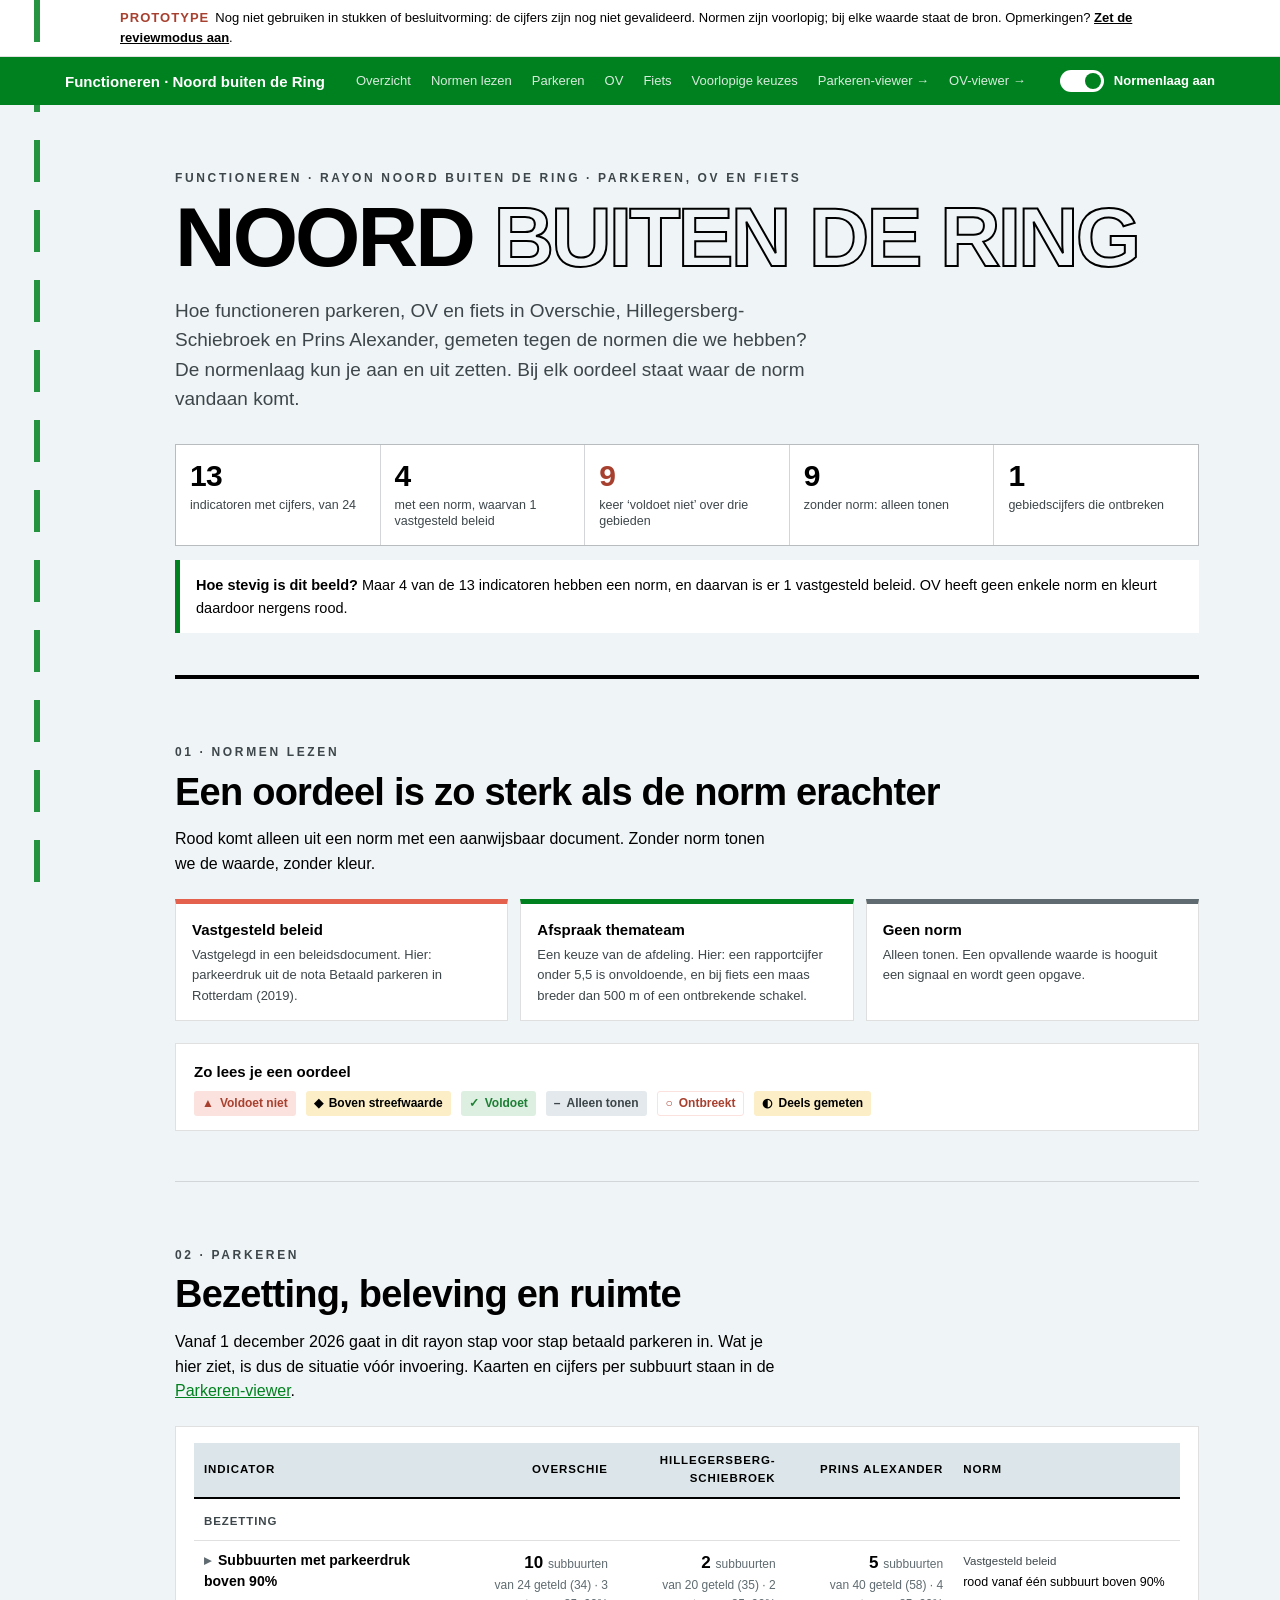
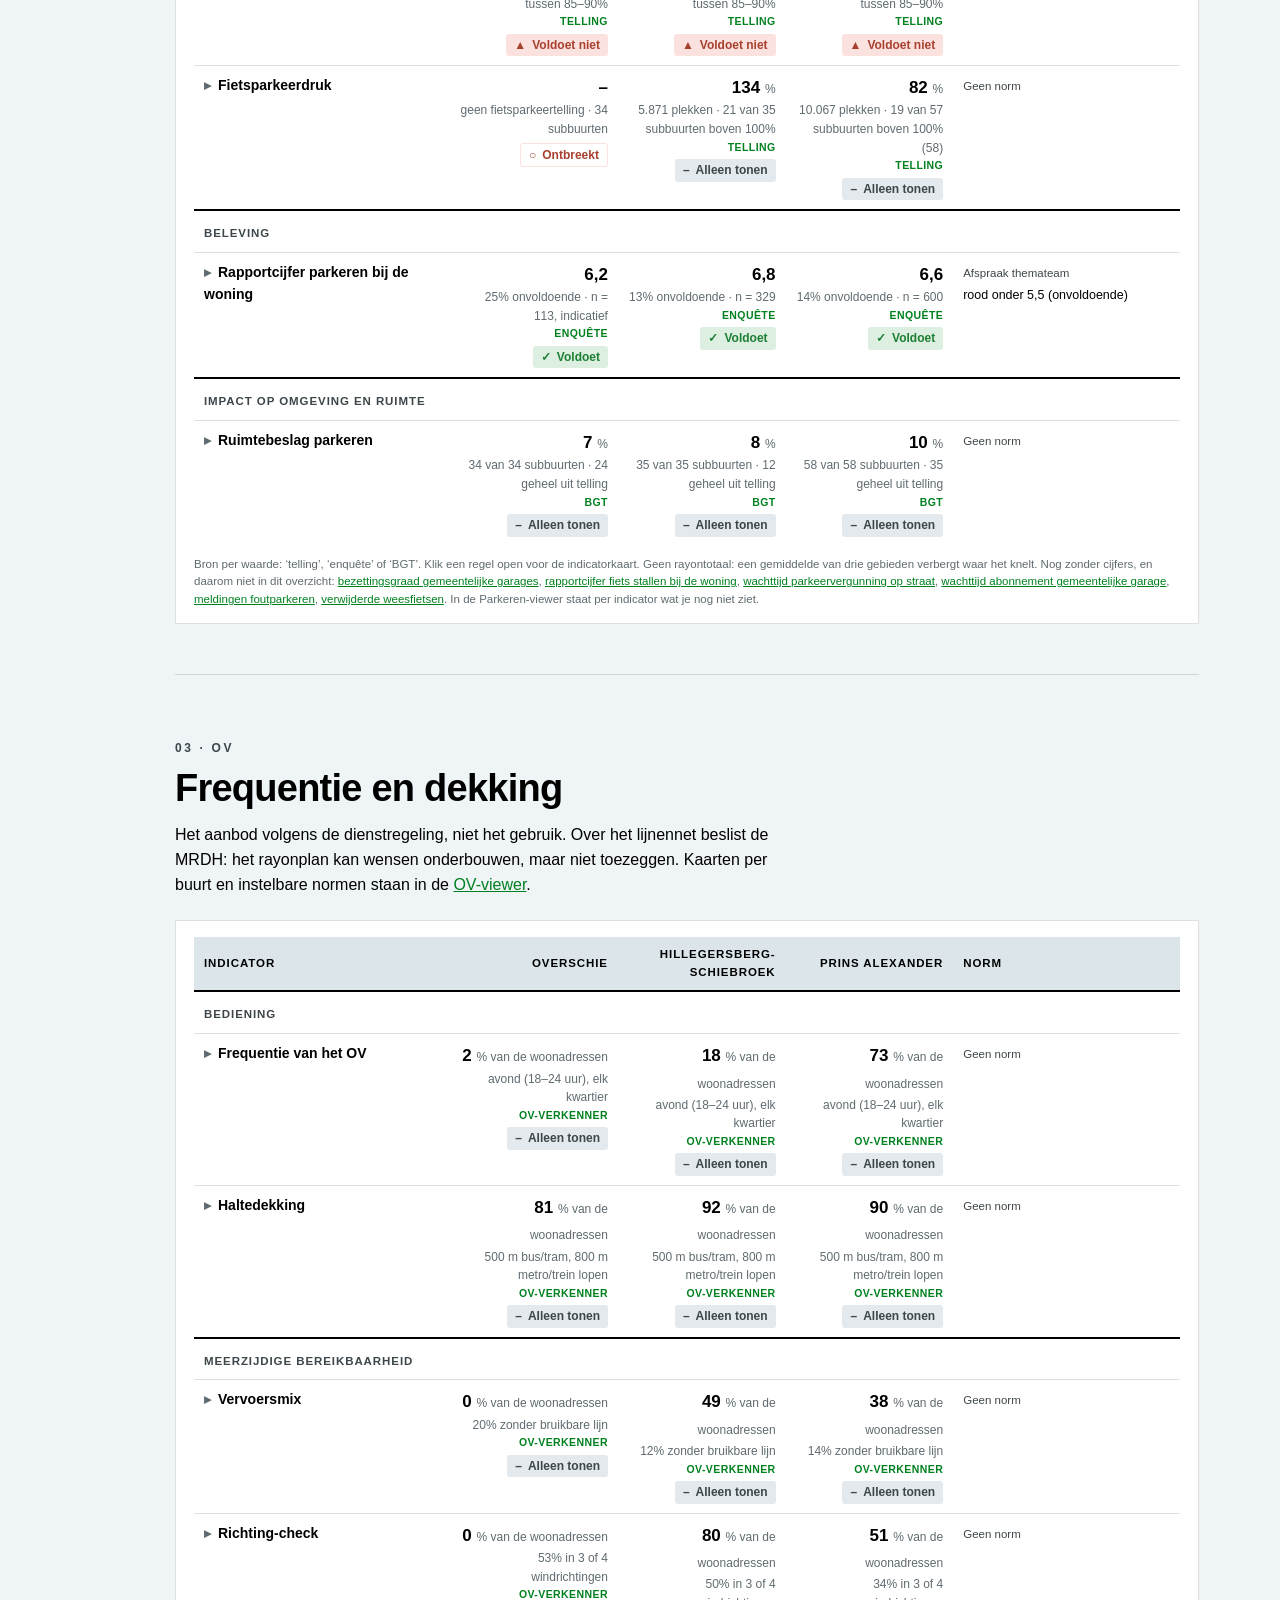
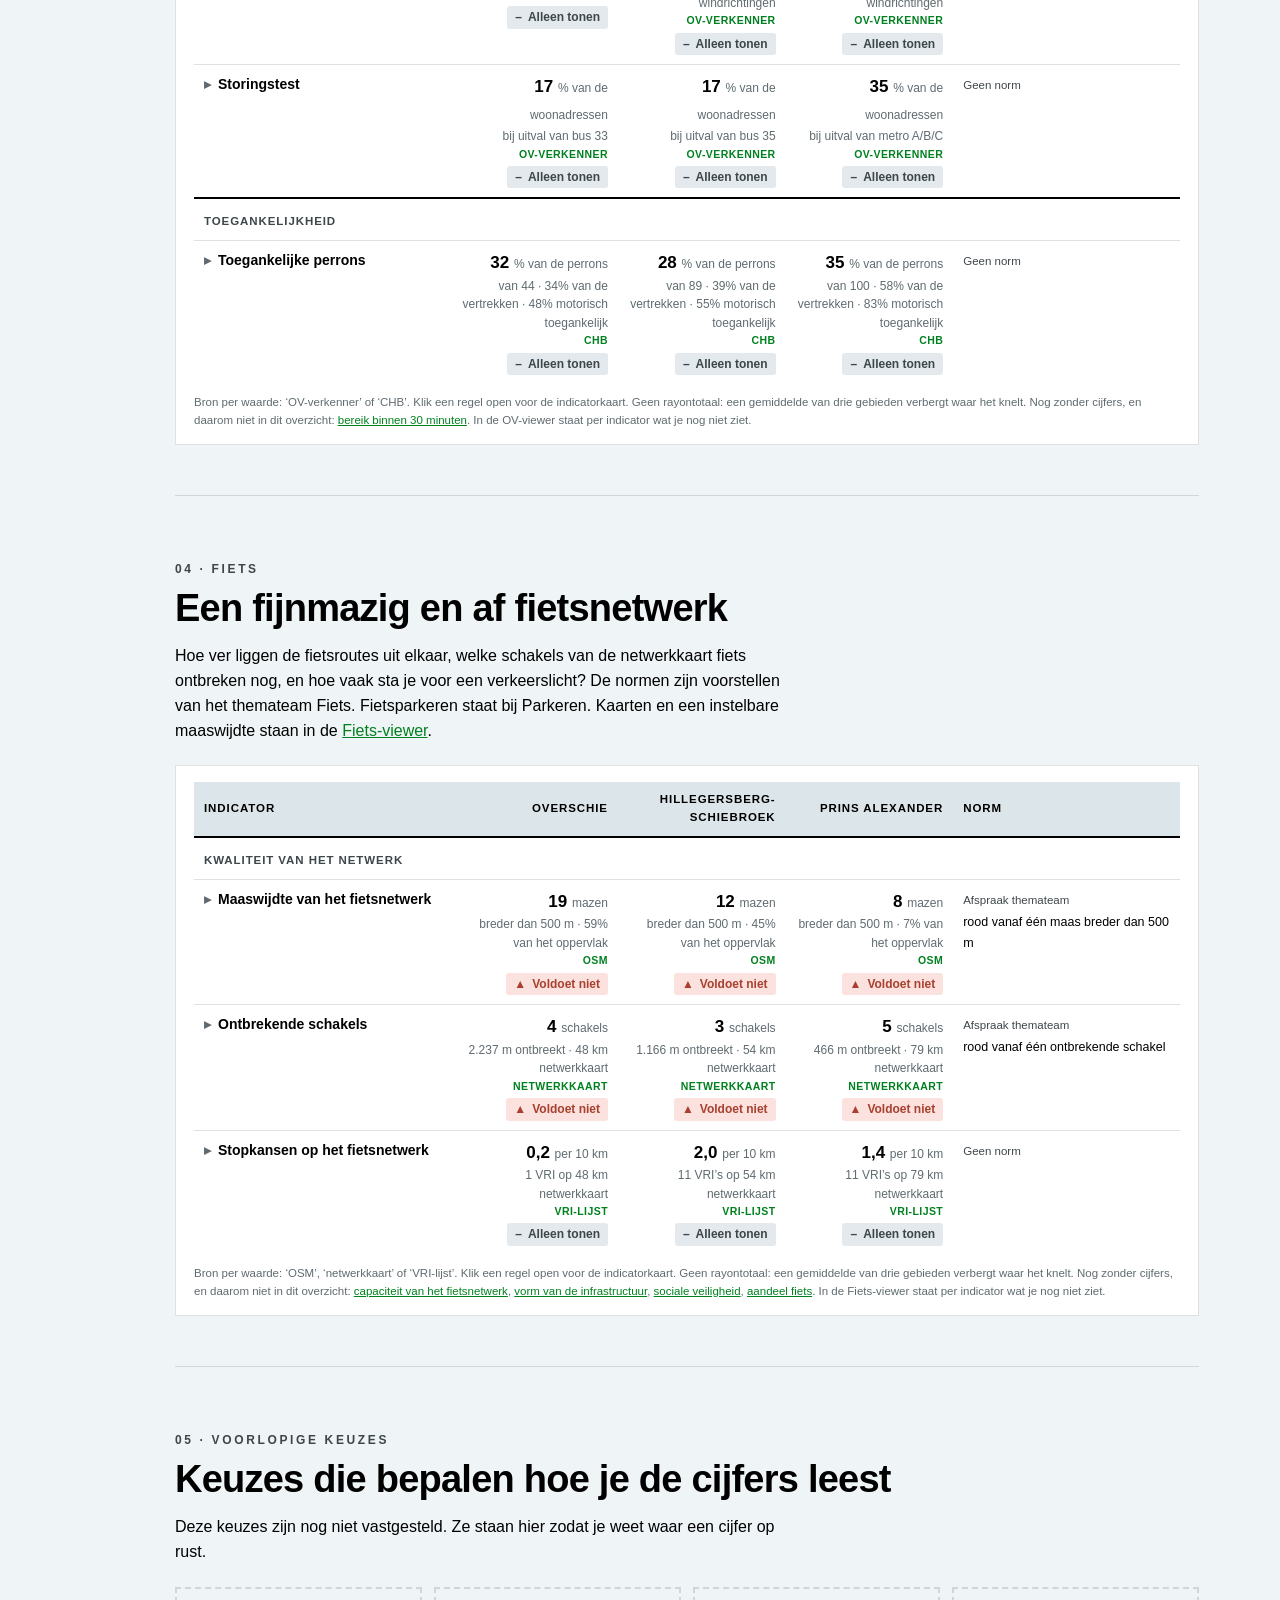
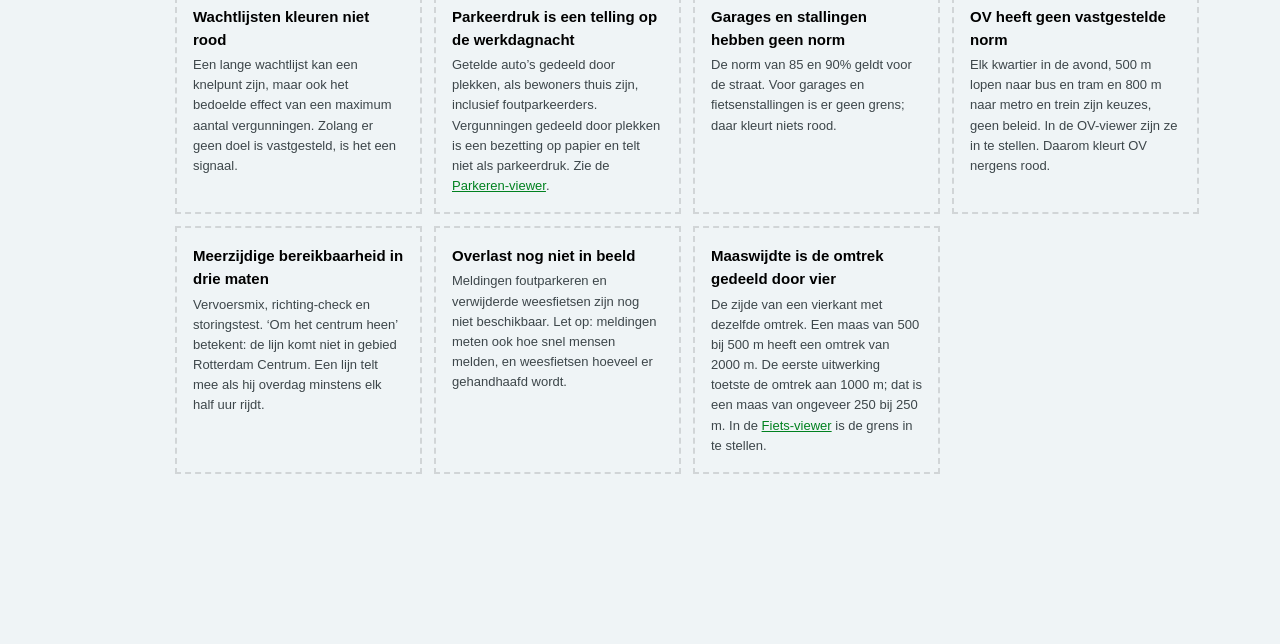
<file: index.html>
<!DOCTYPE html>
<html lang="nl">
<head>
<meta charset="UTF-8">
<meta name="viewport" content="width=device-width, initial-scale=1">
<title>Functioneren · Noord buiten de Ring</title>
<link rel="stylesheet" href="css/basis.css">
</head>
<body>

<div class="prototype" role="note"><p><strong>Prototype</strong>Nog niet gebruiken in stukken of besluitvorming: de cijfers zijn nog niet gevalideerd. Normen zijn voorlopig; bij elke waarde staat de bron. Opmerkingen? <a href="?review=1">Zet de reviewmodus aan</a>.</p></div>

<header>
  <div class="hrow">
    <h3>Functioneren · Noord buiten de Ring</h3>
    <nav aria-label="Secties">
      <a href="#s0">Overzicht</a><a href="#s1">Normen lezen</a><a href="#s2">Parkeren</a><a href="#s3">OV</a><a href="#s4">Fiets</a><a href="#s5">Voorlopige keuzes</a><a href="parkeren.html">Parkeren-viewer →</a><a href="ov.html">OV-viewer →</a><a href="fiets.html">Fiets-viewer →</a>
    </nav>
    <button class="schakel" id="normSchakel" role="switch" aria-checked="true"><span class="baan" aria-hidden="true"></span><span id="normLabel">Normenlaag aan</span></button>
  </div>
</header>

<div class="spine" aria-hidden="true"></div>

<main>

<section id="s0" data-onderwerp="sectie-s0" data-label="Overzicht" data-review="tekst" data-review-vraag="Wat mis je in het overzicht?" style="border-bottom:4px solid var(--asfalt)">
  <div class="eyebrow">Functioneren · Rayon Noord buiten de Ring · Parkeren, OV en fiets</div>
  <h1>Noord <span class="accent">buiten de Ring</span></h1>
  <p class="lead">Hoe functioneren parkeren, OV en fiets in Overschie, Hillegersberg-Schiebroek en Prins Alexander, gemeten tegen de normen die we hebben? De normenlaag kun je aan en uit zetten. Bij elk oordeel staat waar de norm vandaan komt.</p>
  <div data-onderwerp="kerncijfers" data-label="Kerncijfers">
    <div class="strip" id="kerncijfers"></div>
    <div class="knel" id="gevoeligheid"></div>
  </div>
</section>

<section id="s1" data-onderwerp="sectie-s1" data-label="Normen lezen" data-review="tekst" data-review-vraag="Wat mis je bij de normen?">
  <div class="eyebrow">01 · Normen lezen</div>
  <h2>Een oordeel is zo sterk als de norm erachter</h2>
  <p>Rood komt alleen uit een norm met een aanwijsbaar document. Zonder norm tonen we de waarde, zonder kleur.</p>
  <div data-onderwerp="normen-lezen" data-label="Normsoorten en oordelen">
  <div class="legenda">
    <div class="lk" style="--c:var(--rood)"><b>Vastgesteld beleid</b><p>Vastgelegd in een beleidsdocument. Hier: parkeerdruk uit de nota Betaald parkeren in Rotterdam (2019).</p></div>
    <div class="lk" style="--c:var(--markering)"><b>Afspraak themateam</b><p>Een keuze van de afdeling. Hier: een rapportcijfer onder 5,5 is onvoldoende, en bij fiets een maas breder dan 500 m of een ontbrekende schakel.</p></div>
    <div class="lk" style="--c:var(--stil)"><b>Geen norm</b><p>Alleen tonen. Een opvallende waarde is hooguit een signaal en wordt geen opgave.</p></div>
  </div>
  <div class="box">
    <h4>Zo lees je een oordeel</h4>
    <div class="chips" id="legendaOordeel"></div>
  </div>
  </div>
</section>

<section id="s2" data-onderwerp="sectie-s2" data-label="Parkeren" data-review="tekst" data-review-vraag="Welke indicator mis je bij Parkeren?">
  <div class="eyebrow">02 · Parkeren</div>
  <h2>Bezetting, beleving en ruimte</h2>
  <p>Vanaf 1 december 2026 gaat in dit rayon stap voor stap betaald parkeren in. Wat je hier ziet, is dus de situatie vóór invoering. Kaarten en cijfers per subbuurt staan in de <a href="parkeren.html">Parkeren-viewer</a>.</p>
  <div id="tabel-parkeren"><p class="foot">Deze tabel wordt opgebouwd met JavaScript. Zie je deze tekst, dan zijn <code>js/app.js</code> en <code>data/</code> niet geladen: open de hele map, niet alleen dit bestand.</p></div>
</section>

<section id="s3" data-onderwerp="sectie-s3" data-label="OV" data-review="tekst" data-review-vraag="Welke indicator mis je bij OV?">
  <div class="eyebrow">03 · OV</div>
  <h2>Frequentie en dekking</h2>
  <p>Het aanbod volgens de dienstregeling, niet het gebruik. Over het lijnennet beslist de MRDH: het rayonplan kan wensen onderbouwen, maar niet toezeggen. Kaarten per buurt en instelbare normen staan in de <a href="ov.html">OV-viewer</a>.</p>
  <div id="tabel-ov"><p class="foot">Deze tabel wordt opgebouwd met JavaScript. Zie je deze tekst, dan zijn <code>js/app.js</code> en <code>data/</code> niet geladen: open de hele map, niet alleen dit bestand.</p></div>
</section>

<section id="s4" data-onderwerp="sectie-s4" data-label="Fiets" data-review="tekst" data-review-vraag="Welke indicator mis je bij Fiets?">
  <div class="eyebrow">04 · Fiets</div>
  <h2>Een fijnmazig en af fietsnetwerk</h2>
  <p>Hoe ver liggen de fietsroutes uit elkaar, welke schakels van de netwerkkaart fiets ontbreken nog, en hoe vaak sta je voor een verkeerslicht? De normen zijn voorstellen van het themateam Fiets. Fietsparkeren staat bij Parkeren. Kaarten en een instelbare maaswijdte staan in de <a href="fiets.html">Fiets-viewer</a>.</p>
  <div id="tabel-fiets"><p class="foot">Deze tabel wordt opgebouwd met JavaScript. Zie je deze tekst, dan zijn <code>js/app.js</code> en <code>data/</code> niet geladen: open de hele map, niet alleen dit bestand.</p></div>
</section>

<section id="s5" data-onderwerp="sectie-s5" data-label="Voorlopige keuzes" data-review="tekst" data-review-vraag="Welke keuze mis je?" style="border-bottom:0">
  <div class="eyebrow">05 · Voorlopige keuzes</div>
  <h2>Keuzes die bepalen hoe je de cijfers leest</h2>
  <p>Deze keuzes zijn nog niet vastgesteld. Ze staan hier zodat je weet waar een cijfer op rust.</p>
  <div class="vragen">
    <div class="vraag" data-onderwerp="vraag-wachtlijsten" data-label="Wachtlijsten kleuren niet rood" data-review="tekst" data-review-vraag="Opmerking"><b>Wachtlijsten kleuren niet rood</b><p>Een lange wachtlijst kan een knelpunt zijn, maar ook het bedoelde effect van een maximum aantal vergunningen. Zolang er geen doel is vastgesteld, is het een signaal.</p></div>
    <div class="vraag" data-onderwerp="vraag-welke-bezetting-telt" data-label="Parkeerdruk is een telling op de werkdagnacht" data-review="tekst" data-review-vraag="Opmerking"><b>Parkeerdruk is een telling op de werkdagnacht</b><p>Getelde auto’s gedeeld door plekken, als bewoners thuis zijn, inclusief foutparkeerders. Vergunningen gedeeld door plekken is een bezetting op papier en telt niet als parkeerdruk. Zie de <a href="parkeren.html#i-parkeerdruk-subbuurt">Parkeren-viewer</a>.</p></div>
    <div class="vraag" data-onderwerp="vraag-garages-en-fietsparkeren" data-label="Garages en stallingen hebben geen norm" data-review="tekst" data-review-vraag="Opmerking"><b>Garages en stallingen hebben geen norm</b><p>De norm van 85 en 90% geldt voor de straat. Voor garages en fietsenstallingen is er geen grens; daar kleurt niets rood.</p></div>
    <div class="vraag" data-onderwerp="vraag-ov-zonder-norm" data-label="OV heeft geen vastgestelde norm" data-review="tekst" data-review-vraag="Opmerking"><b>OV heeft geen vastgestelde norm</b><p>Elk kwartier in de avond, 500 m lopen naar bus en tram en 800 m naar metro en trein zijn keuzes, geen beleid. In de OV-viewer zijn ze in te stellen. Daarom kleurt OV nergens rood.</p></div>
    <div class="vraag" data-onderwerp="vraag-meerzijdige-bereikbaarheid" data-label="Meerzijdige bereikbaarheid in drie maten" data-review="tekst" data-review-vraag="Opmerking"><b>Meerzijdige bereikbaarheid in drie maten</b><p>Vervoersmix, richting-check en storingstest. ‘Om het centrum heen’ betekent: de lijn komt niet in gebied Rotterdam Centrum. Een lijn telt mee als hij overdag minstens elk half uur rijdt.</p></div>
    <div class="vraag" data-onderwerp="vraag-overlast" data-label="Overlast nog niet in beeld" data-review="tekst" data-review-vraag="Opmerking"><b>Overlast nog niet in beeld</b><p>Meldingen foutparkeren en verwijderde weesfietsen zijn nog niet beschikbaar. Let op: meldingen meten ook hoe snel mensen melden, en weesfietsen hoeveel er gehandhaafd wordt.</p></div>
    <div class="vraag" data-onderwerp="vraag-maaswijdte" data-label="Maaswijdte is de omtrek gedeeld door vier" data-review="tekst" data-review-vraag="Opmerking"><b>Maaswijdte is de omtrek gedeeld door vier</b><p>De zijde van een vierkant met dezelfde omtrek. Een maas van 500 bij 500 m heeft een omtrek van 2000 m. De eerste uitwerking toetste de omtrek aan 1000 m; dat is een maas van ongeveer 250 bij 250 m. In de <a href="fiets.html#i-fiets-maaswijdte">Fiets-viewer</a> is de grens in te stellen.</p></div>
  </div>
</section>

</main>

<script src="data/indicatoren.js"></script>
<script src="data/datalade.js"></script>
<script src="js/ov-normen.js"></script>
<script src="data/parkeerdruk.js"></script>
<script src="data/rapportcijfer.js"></script>
<script src="data/ruimtebeslag.js"></script>
<script src="data/fietsparkeren.js"></script>
<script src="data/toegankelijkheid.js"></script>
<script src="data/fiets.js"></script>
<script src="js/app.js"></script>
<script>
  // Reviewmodus alleen met ?review=1: voor een gewone bezoeker bestaat de laag niet.
  if (new URLSearchParams(location.search).get("review") === "1") {
    const s = document.createElement("script");
    s.src = "js/review.js";
    document.body.appendChild(s);
  }
</script>
</body>
</html>
</file>
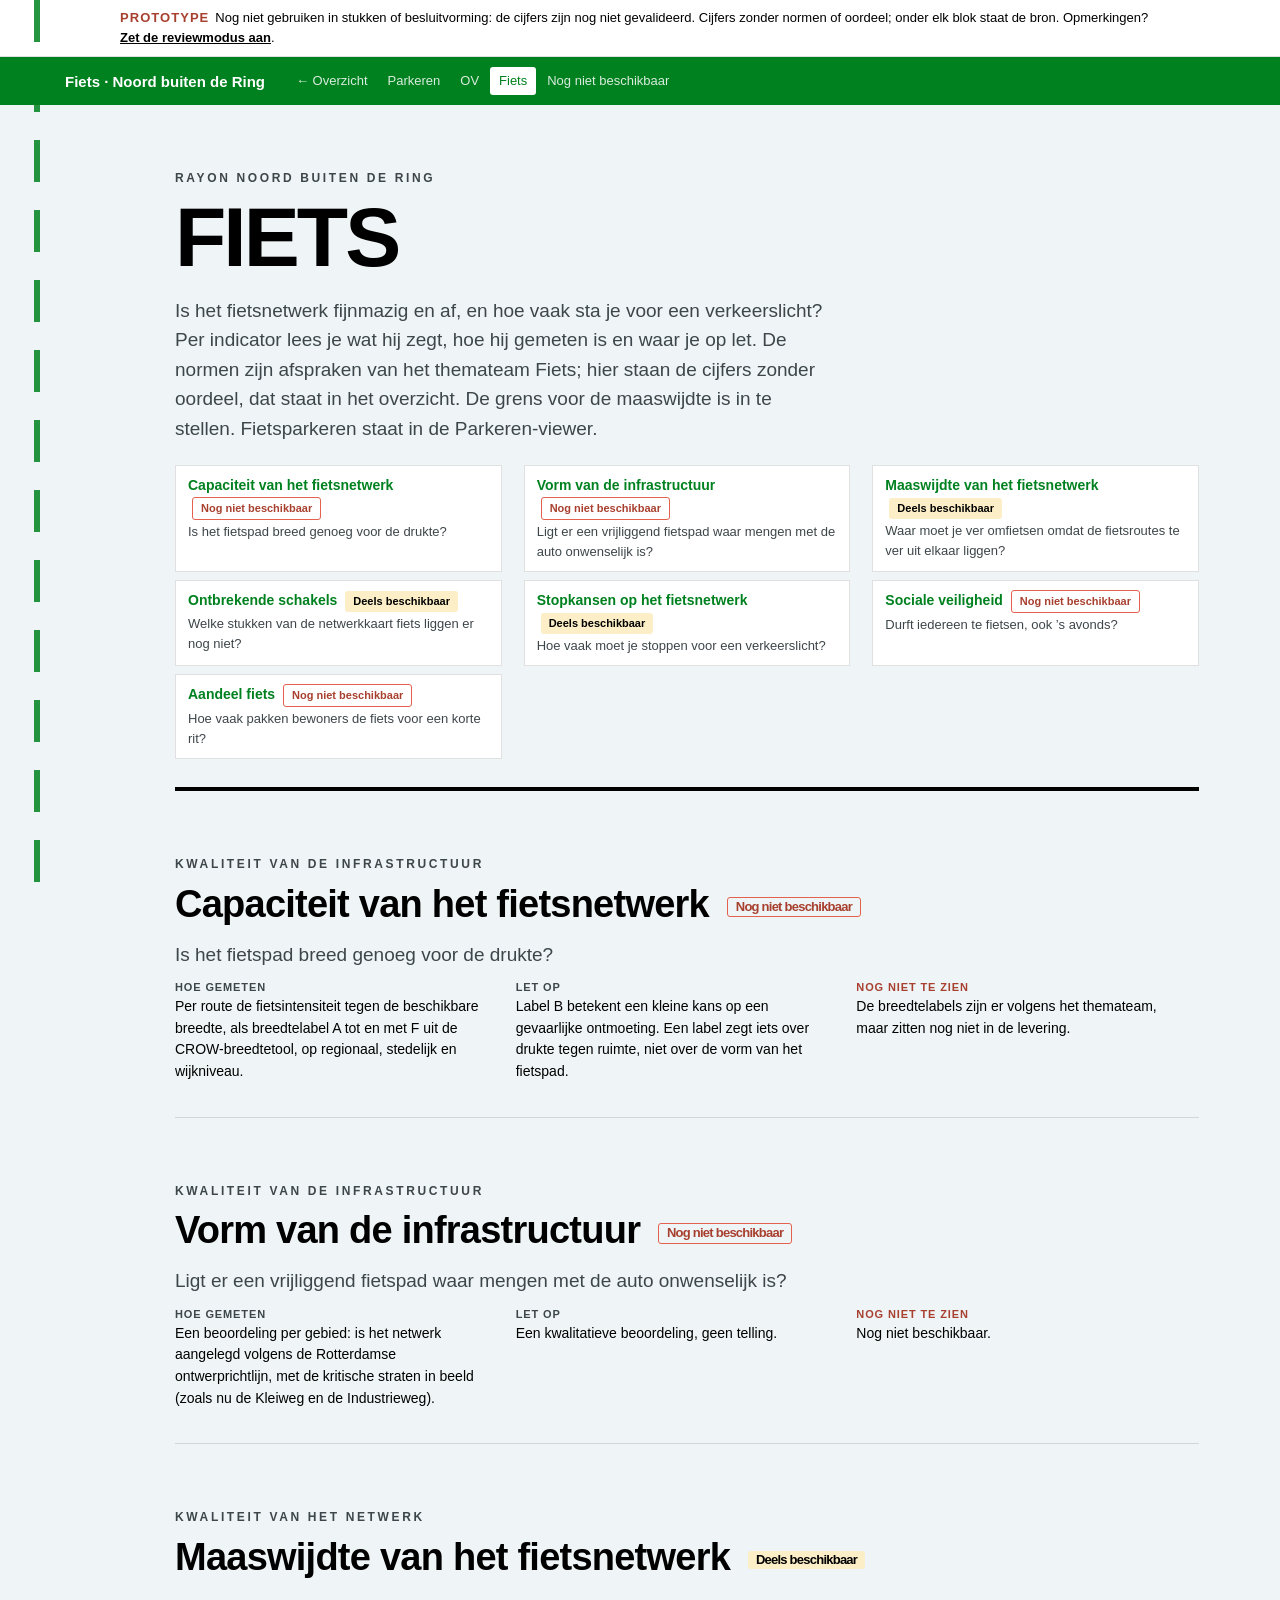
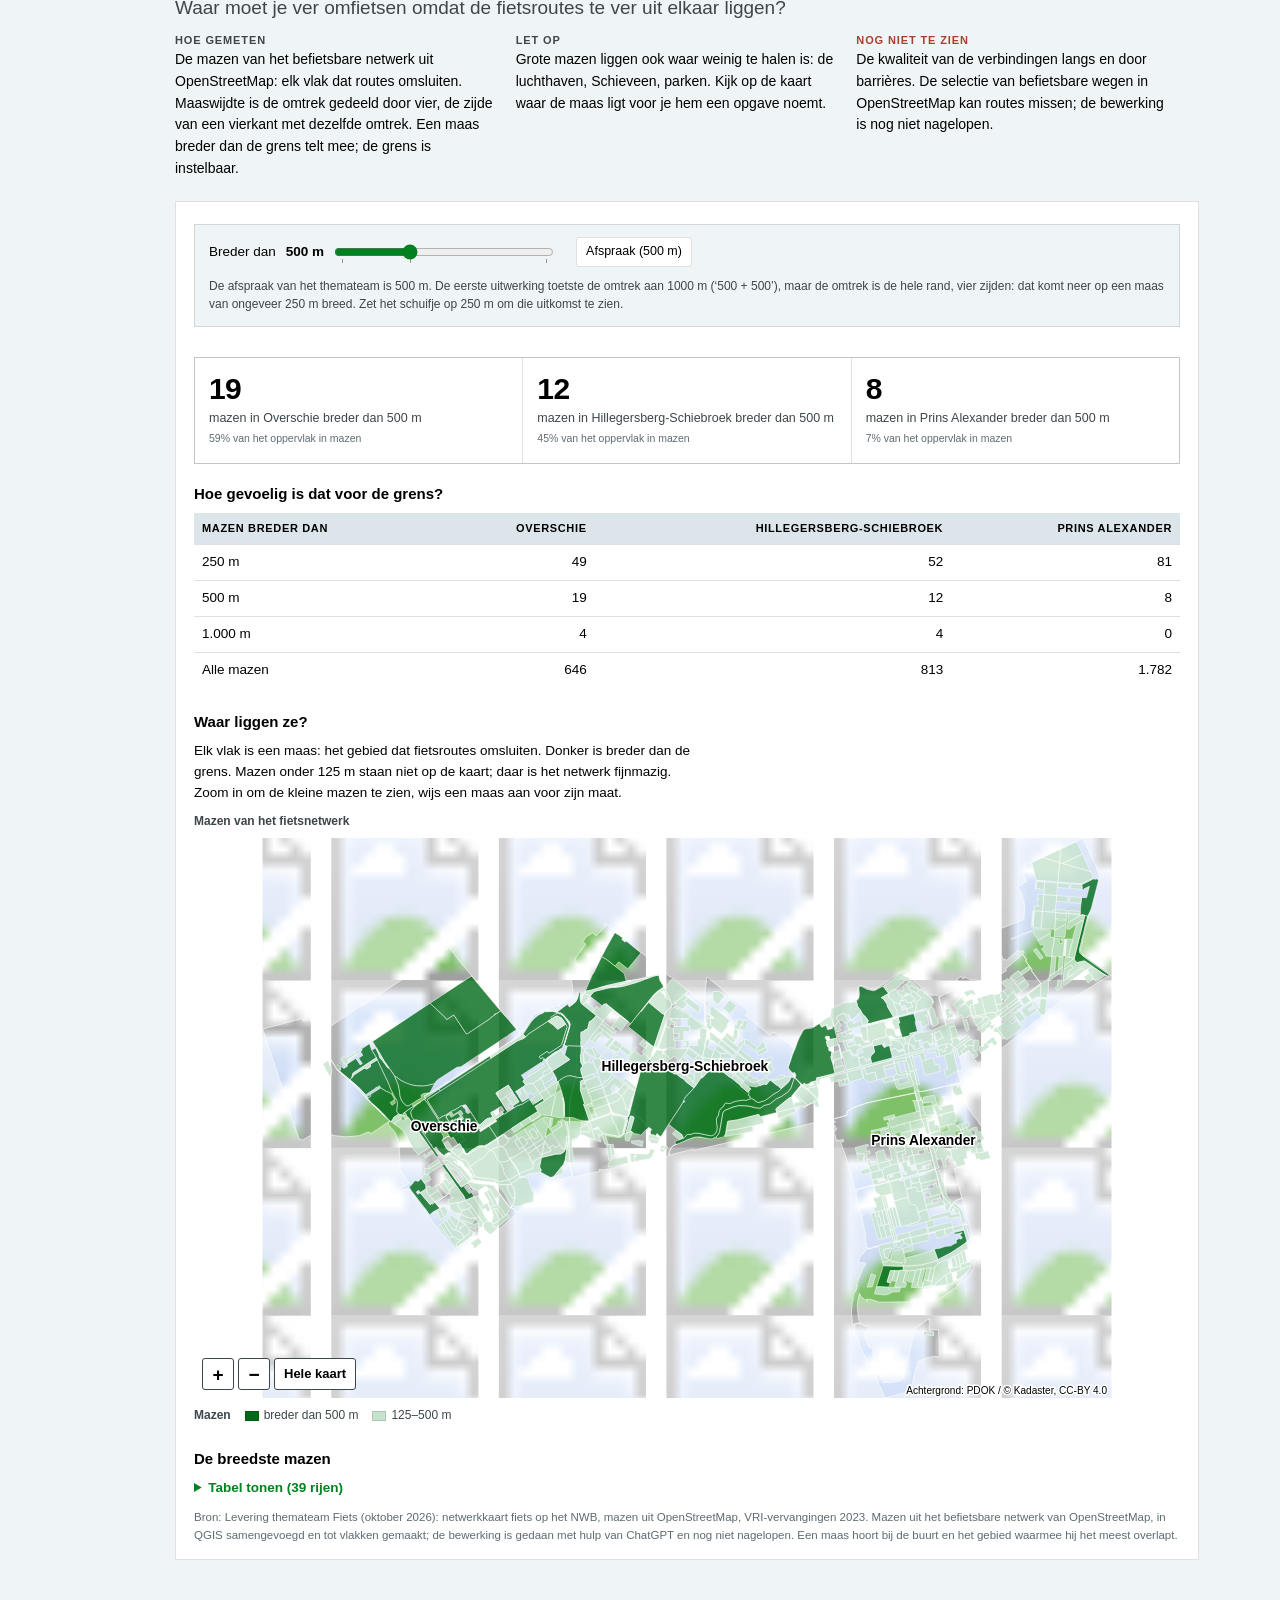
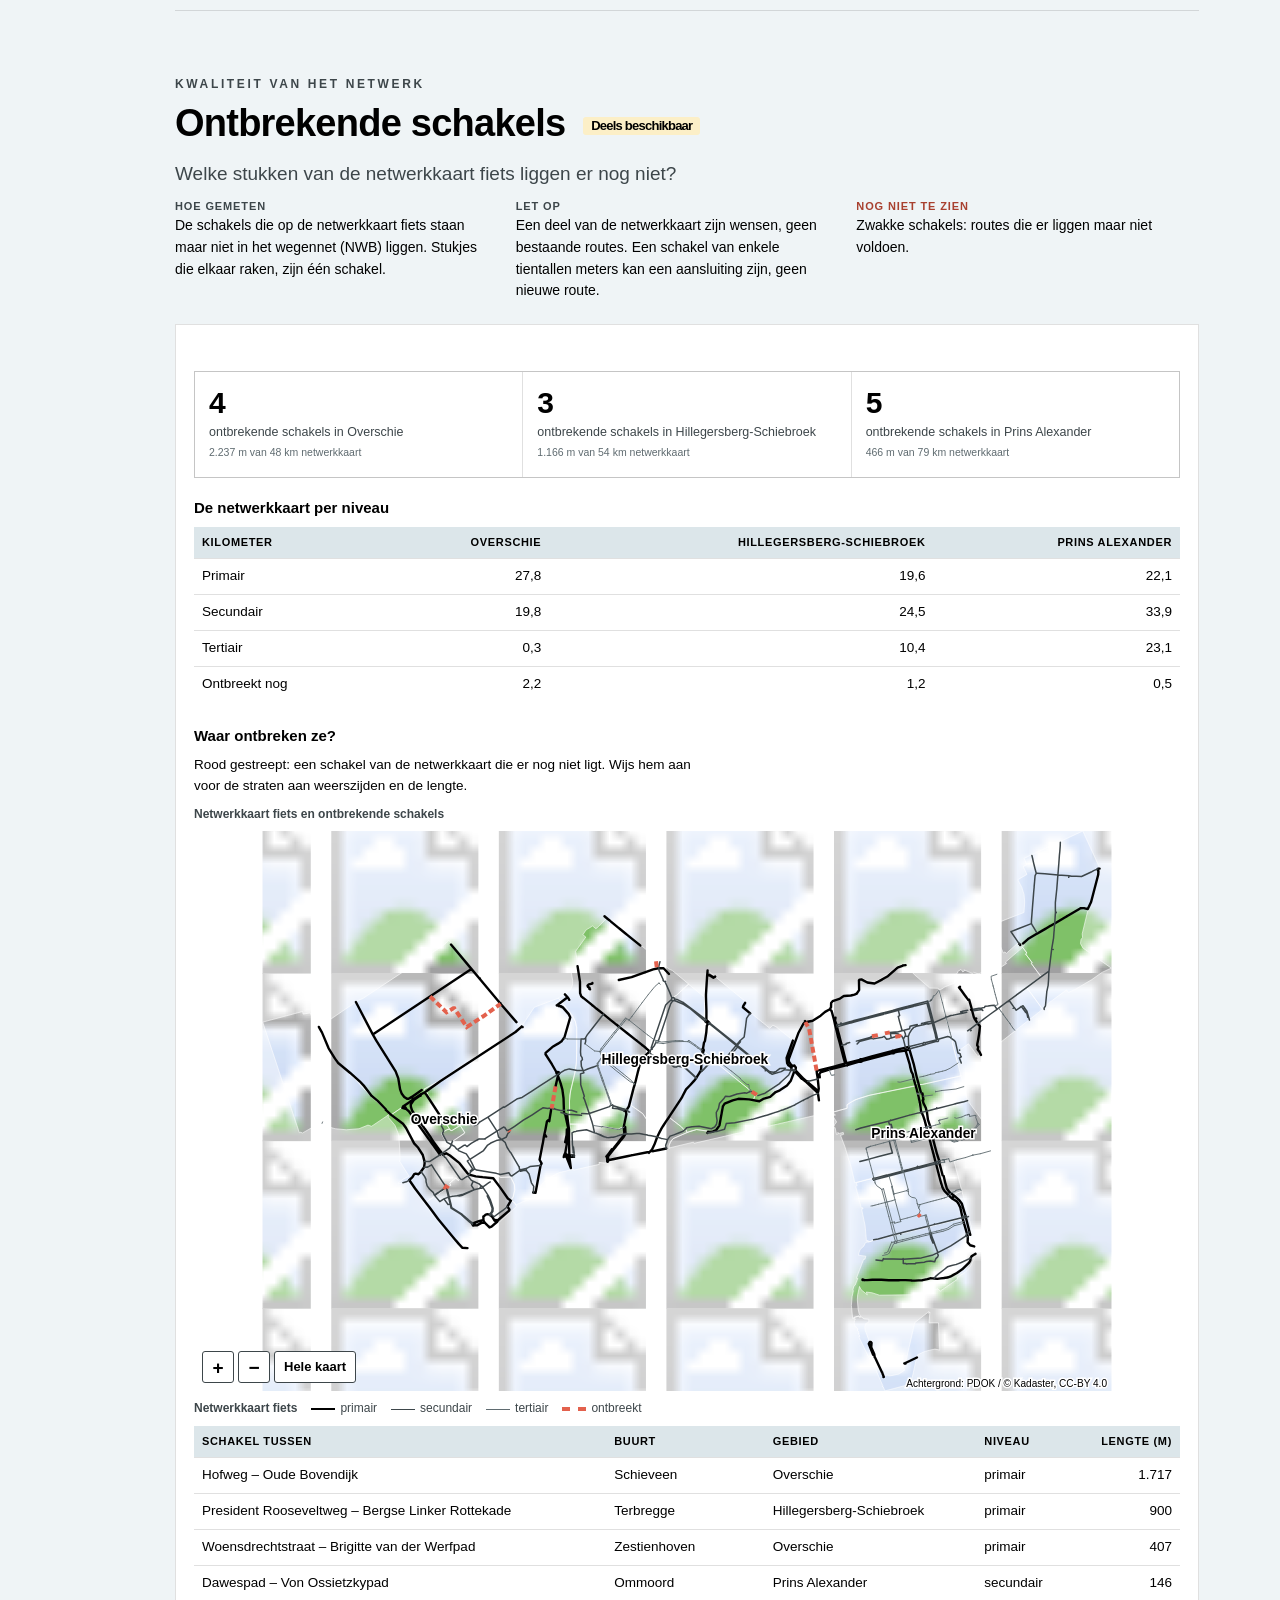
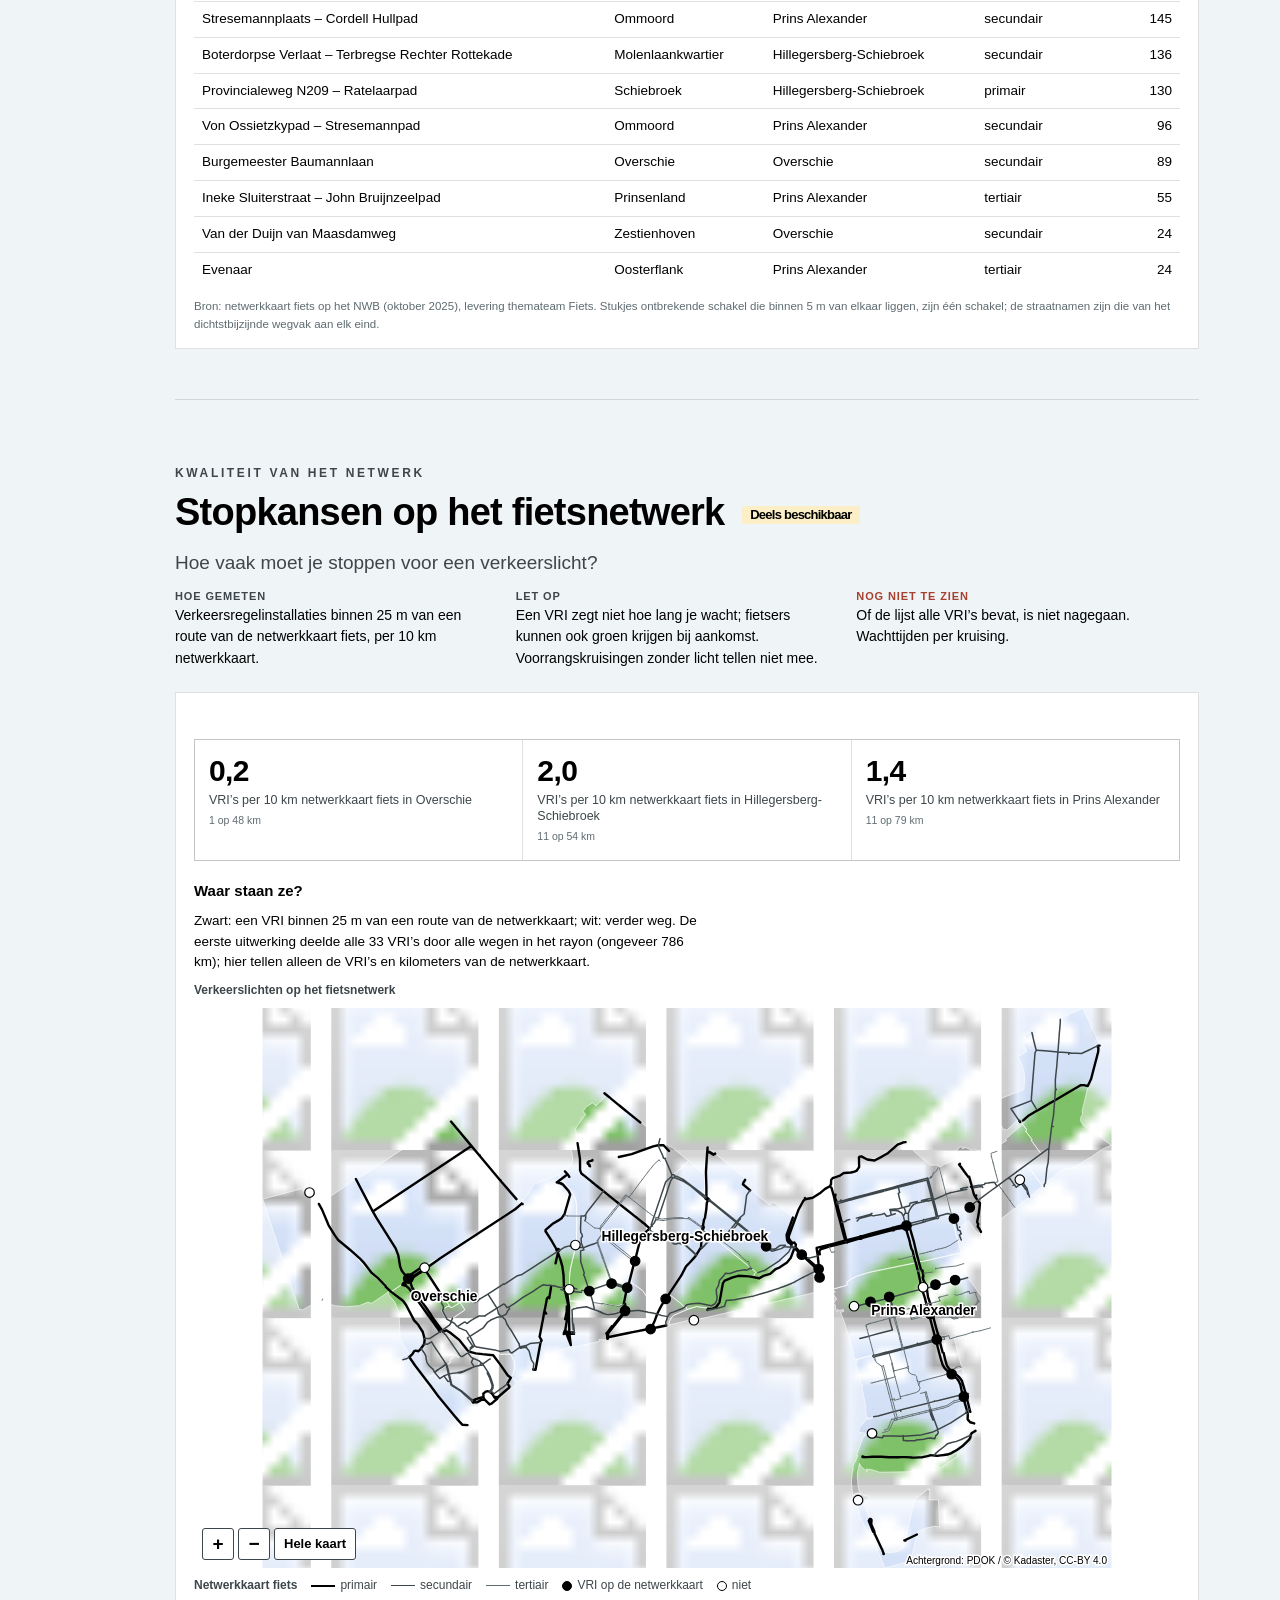
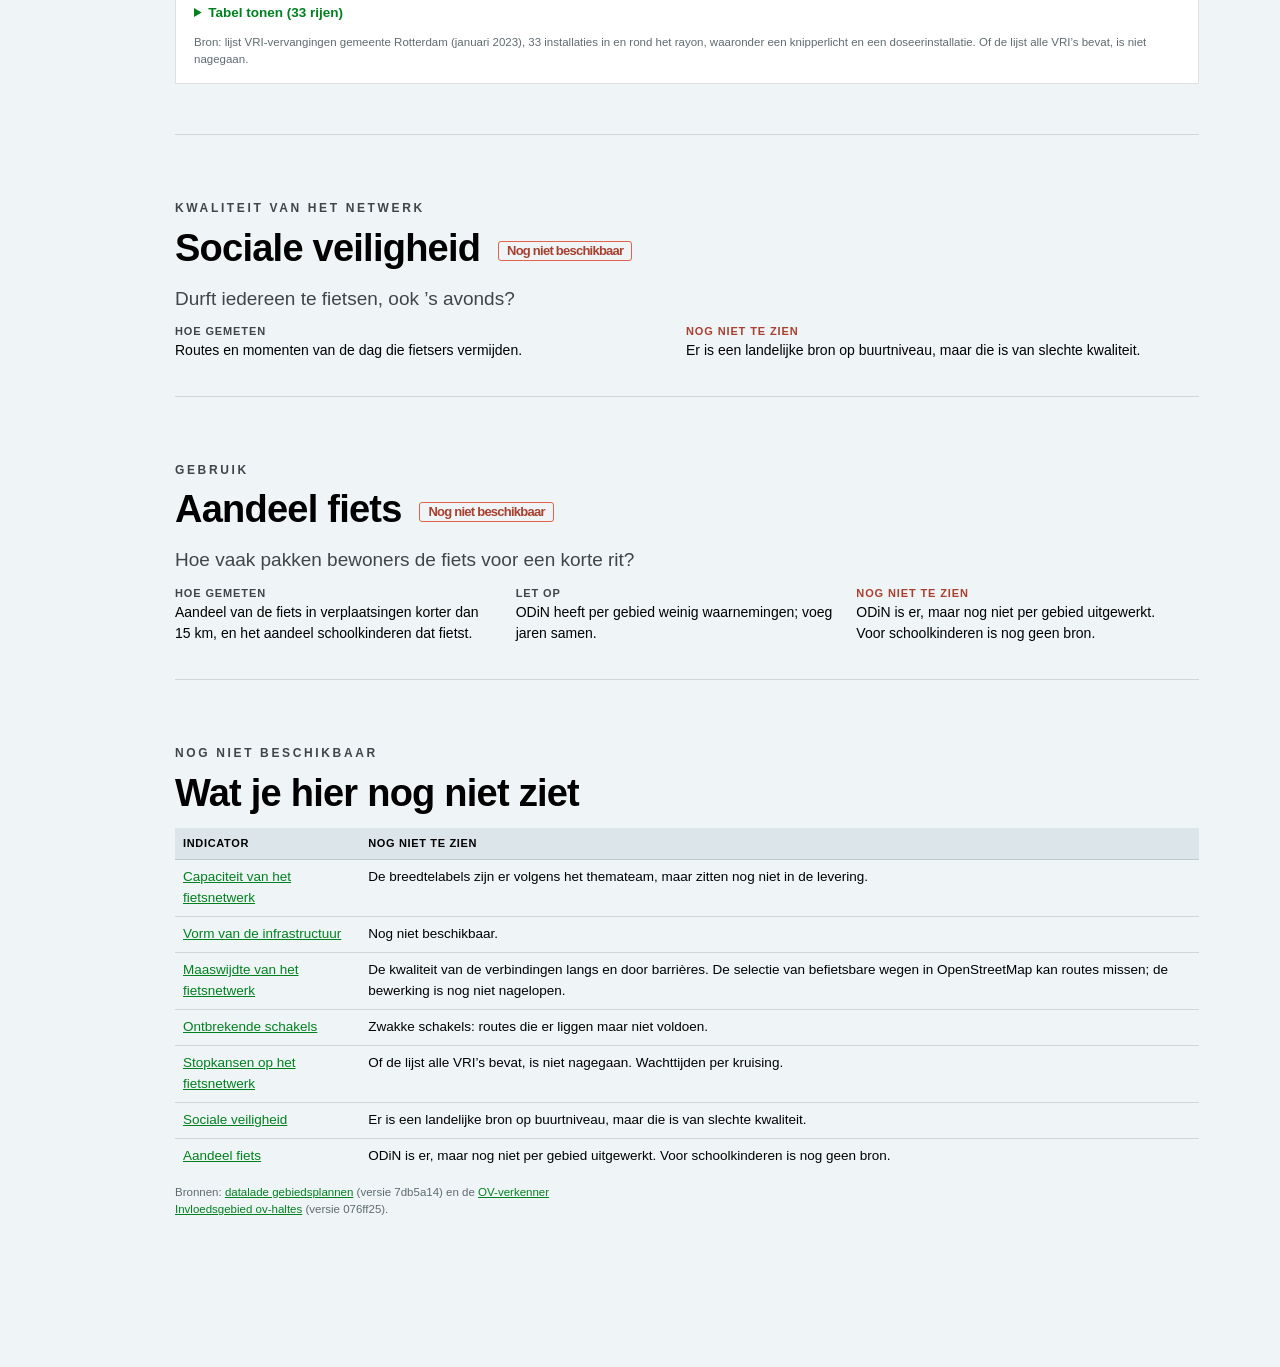
<file: fiets.html>
<!DOCTYPE html>
<html lang="nl">
<head>
<meta charset="UTF-8">
<meta name="viewport" content="width=device-width, initial-scale=1">
<title>Fiets · Noord buiten de Ring</title>
<link rel="stylesheet" href="css/basis.css">
</head>
<body data-thema="fiets" data-pagina="fiets" data-review-hint="Reageer onder elk blok.">

<div class="prototype" role="note"><p><strong>Prototype</strong>Nog niet gebruiken in stukken of besluitvorming: de cijfers zijn nog niet gevalideerd. Cijfers zonder normen of oordeel; onder elk blok staat de bron. Opmerkingen? <a href="?review=1">Zet de reviewmodus aan</a>.</p></div>

<header>
  <div class="hrow">
    <h3>Fiets · Noord buiten de Ring</h3>
    <nav aria-label="Pagina's">
      <a href="index.html">← Overzicht</a><a href="parkeren.html">Parkeren</a><a href="ov.html">OV</a><a href="fiets.html" aria-current="page">Fiets</a><a href="#nodig">Nog niet beschikbaar</a>
    </nav>
  </div>
</header>

<div class="spine" aria-hidden="true"></div>

<main id="inhoud"><section><div class="nodig"><b>Deze viewer wordt opgebouwd met JavaScript</b>Zie je deze tekst, dan zijn <code>js/thema.js</code> en de bestanden in <code>data/</code> niet geladen. Dat gebeurt als je dit HTML-bestand los opent, bijvoorbeeld als voorbeeldweergave of bijlage. Open de hele map, of de GitHub Pages-versie.</div></section></main>

<script src="data/indicatoren.js"></script>
<script src="data/datalade.js"></script>
<script src="data/fiets.js"></script>
<script src="js/thema.js"></script>
<script>
  // Reviewmodus alleen met ?review=1: voor een gewone bezoeker bestaat de laag niet.
  if (new URLSearchParams(location.search).get("review") === "1") {
    const s = document.createElement("script");
    s.src = "js/review.js";
    document.body.appendChild(s);
  }
</script>
</body>
</html>
</file>
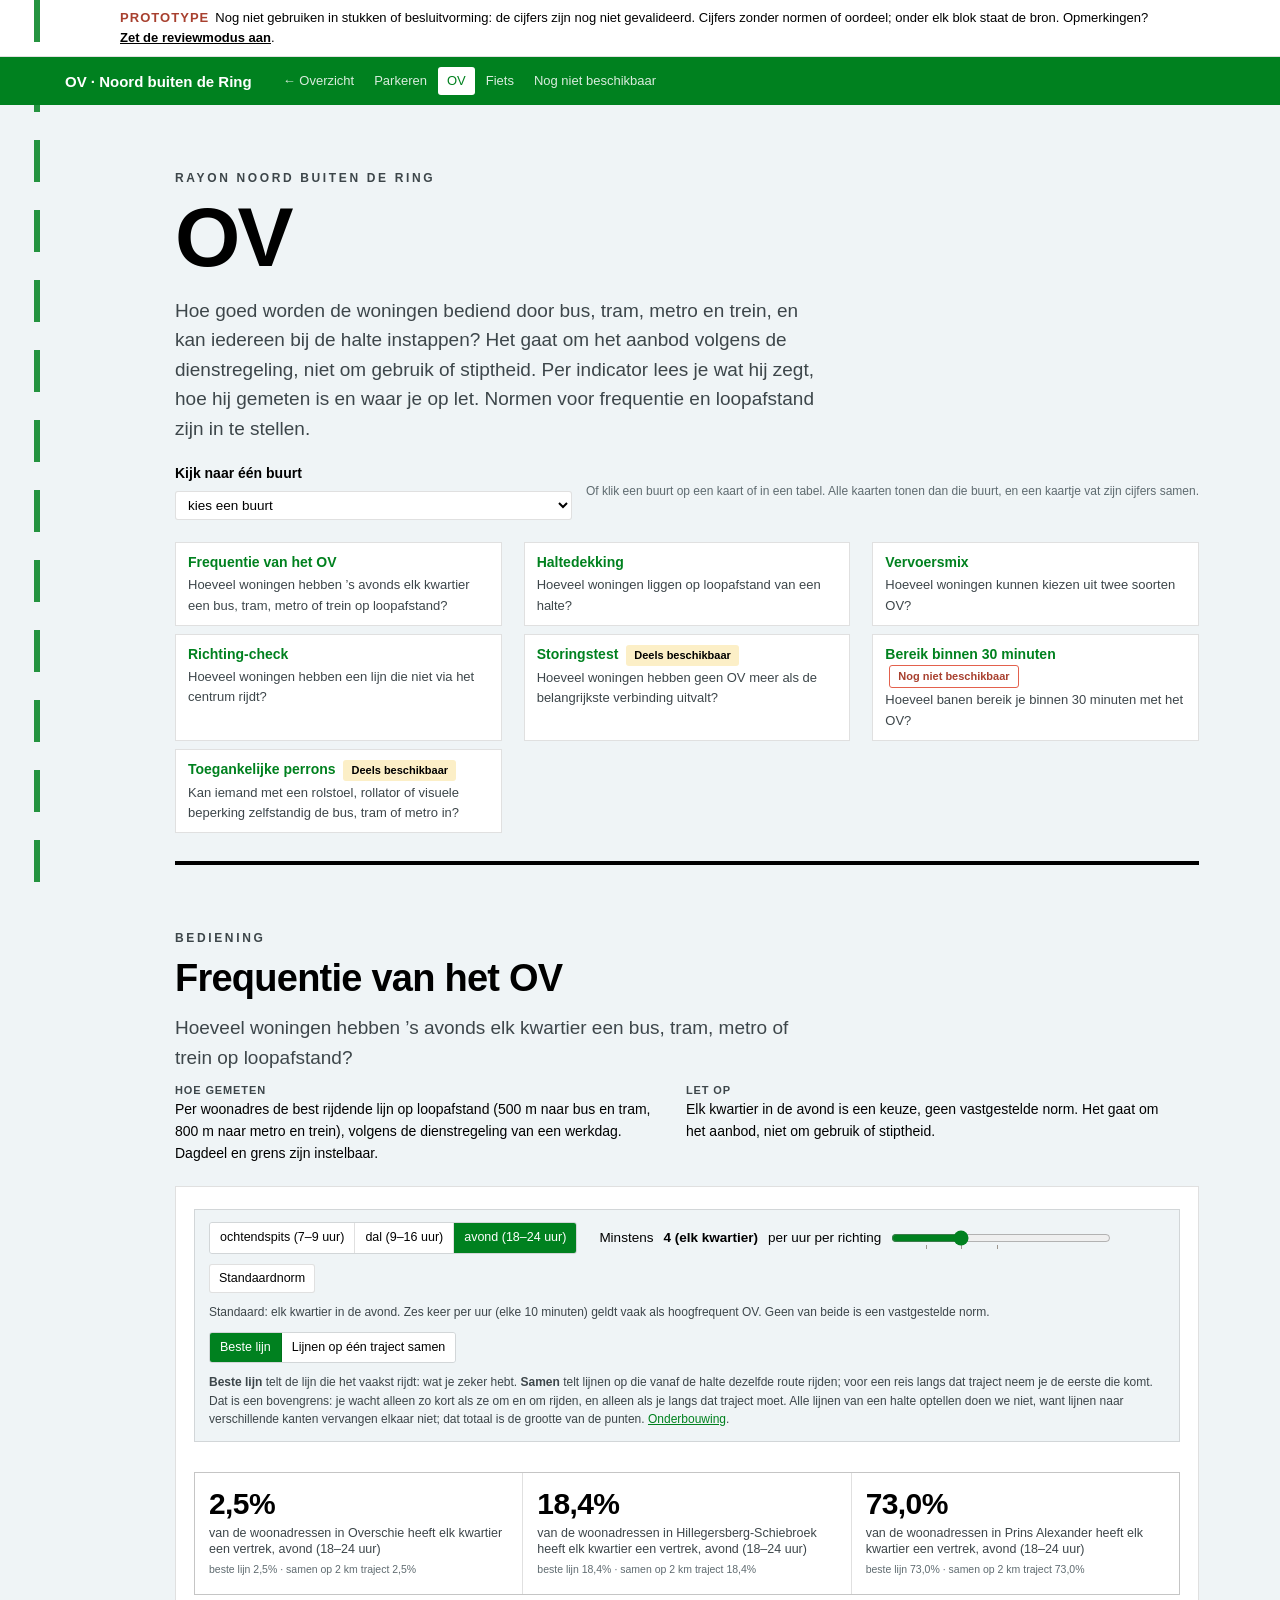
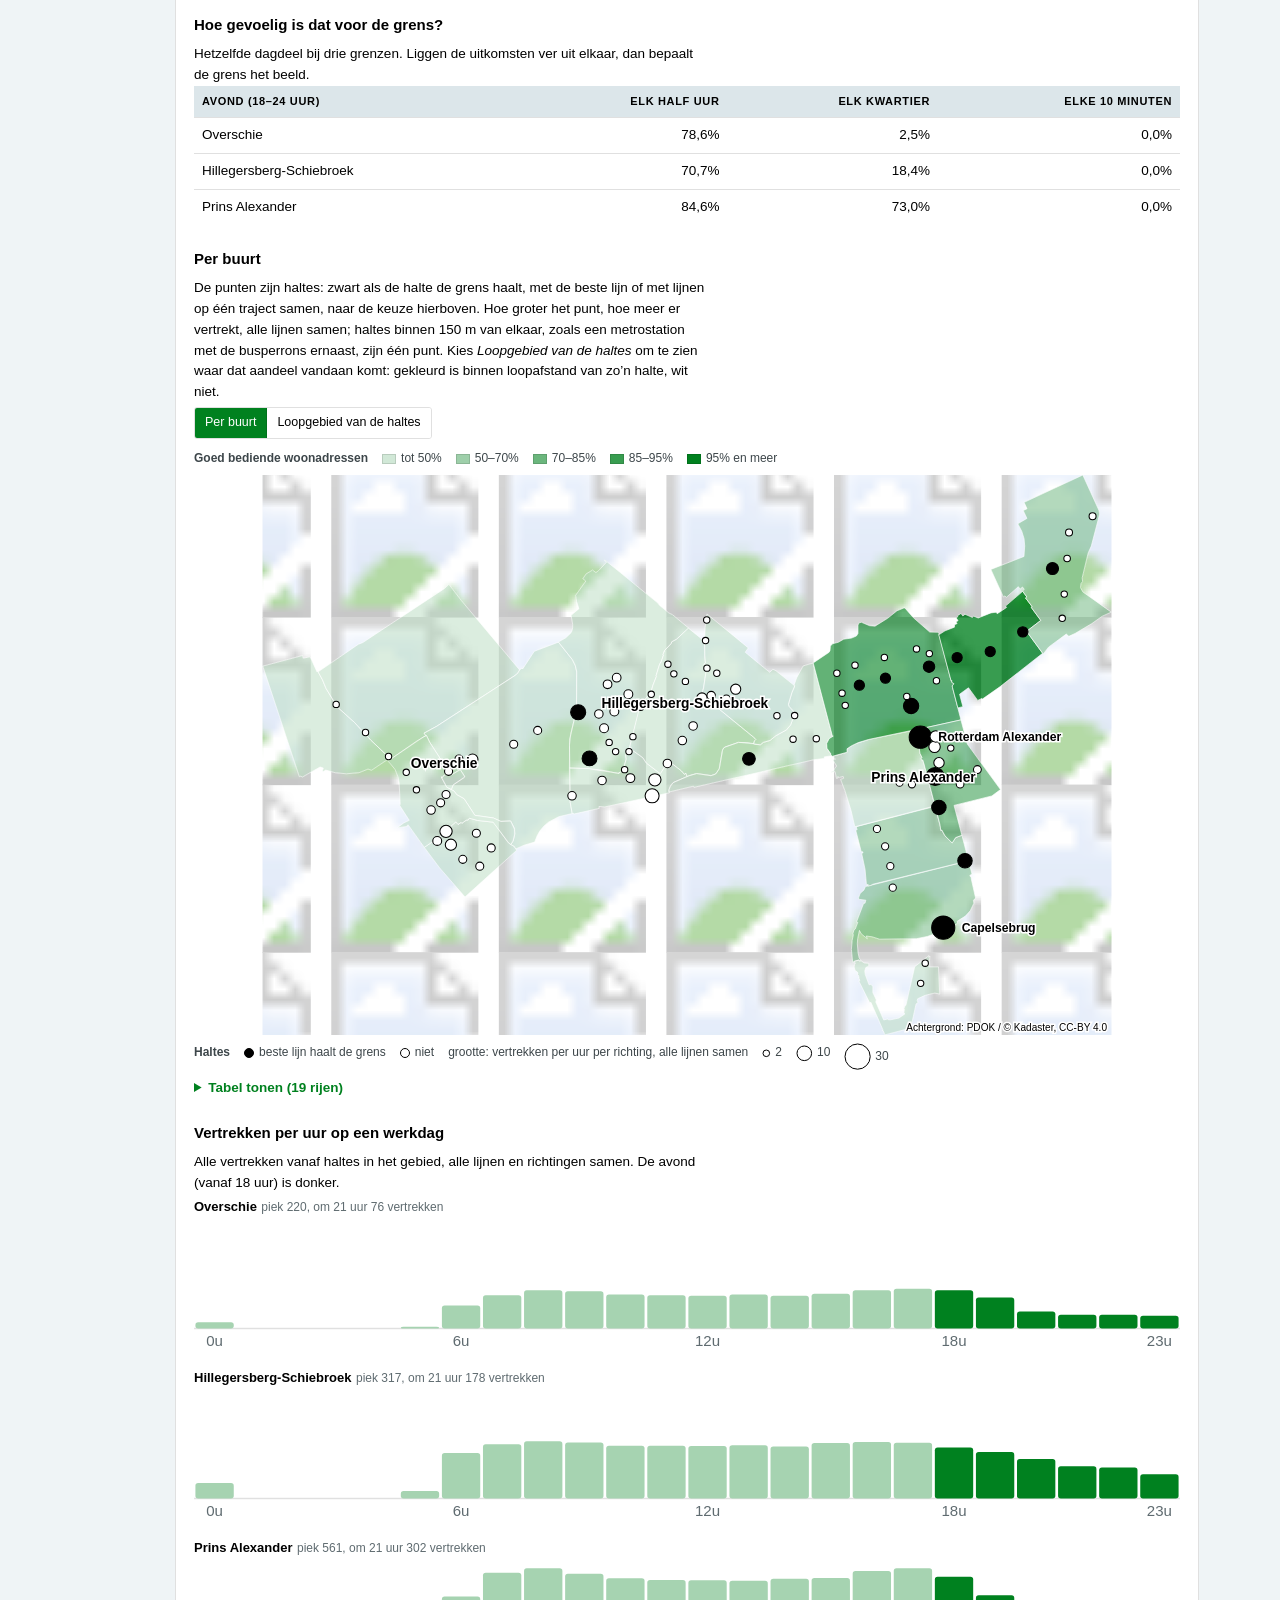
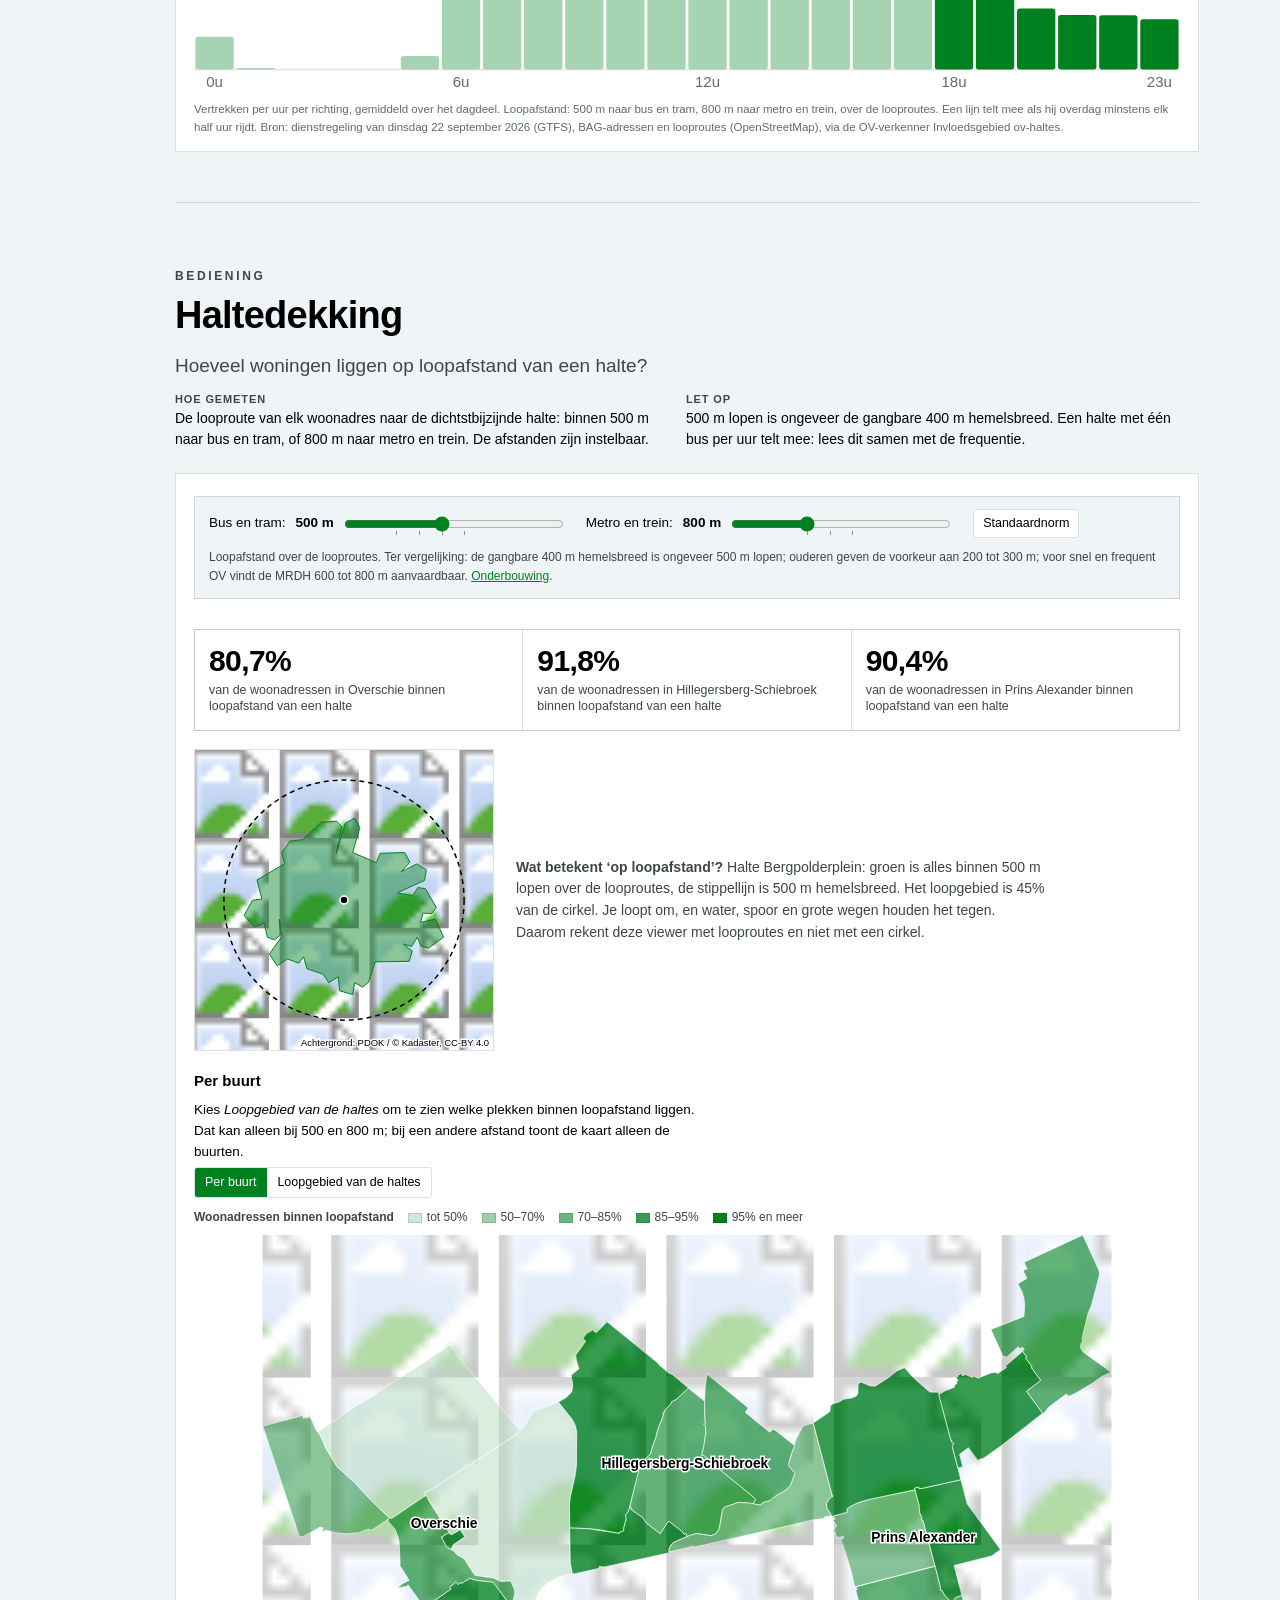
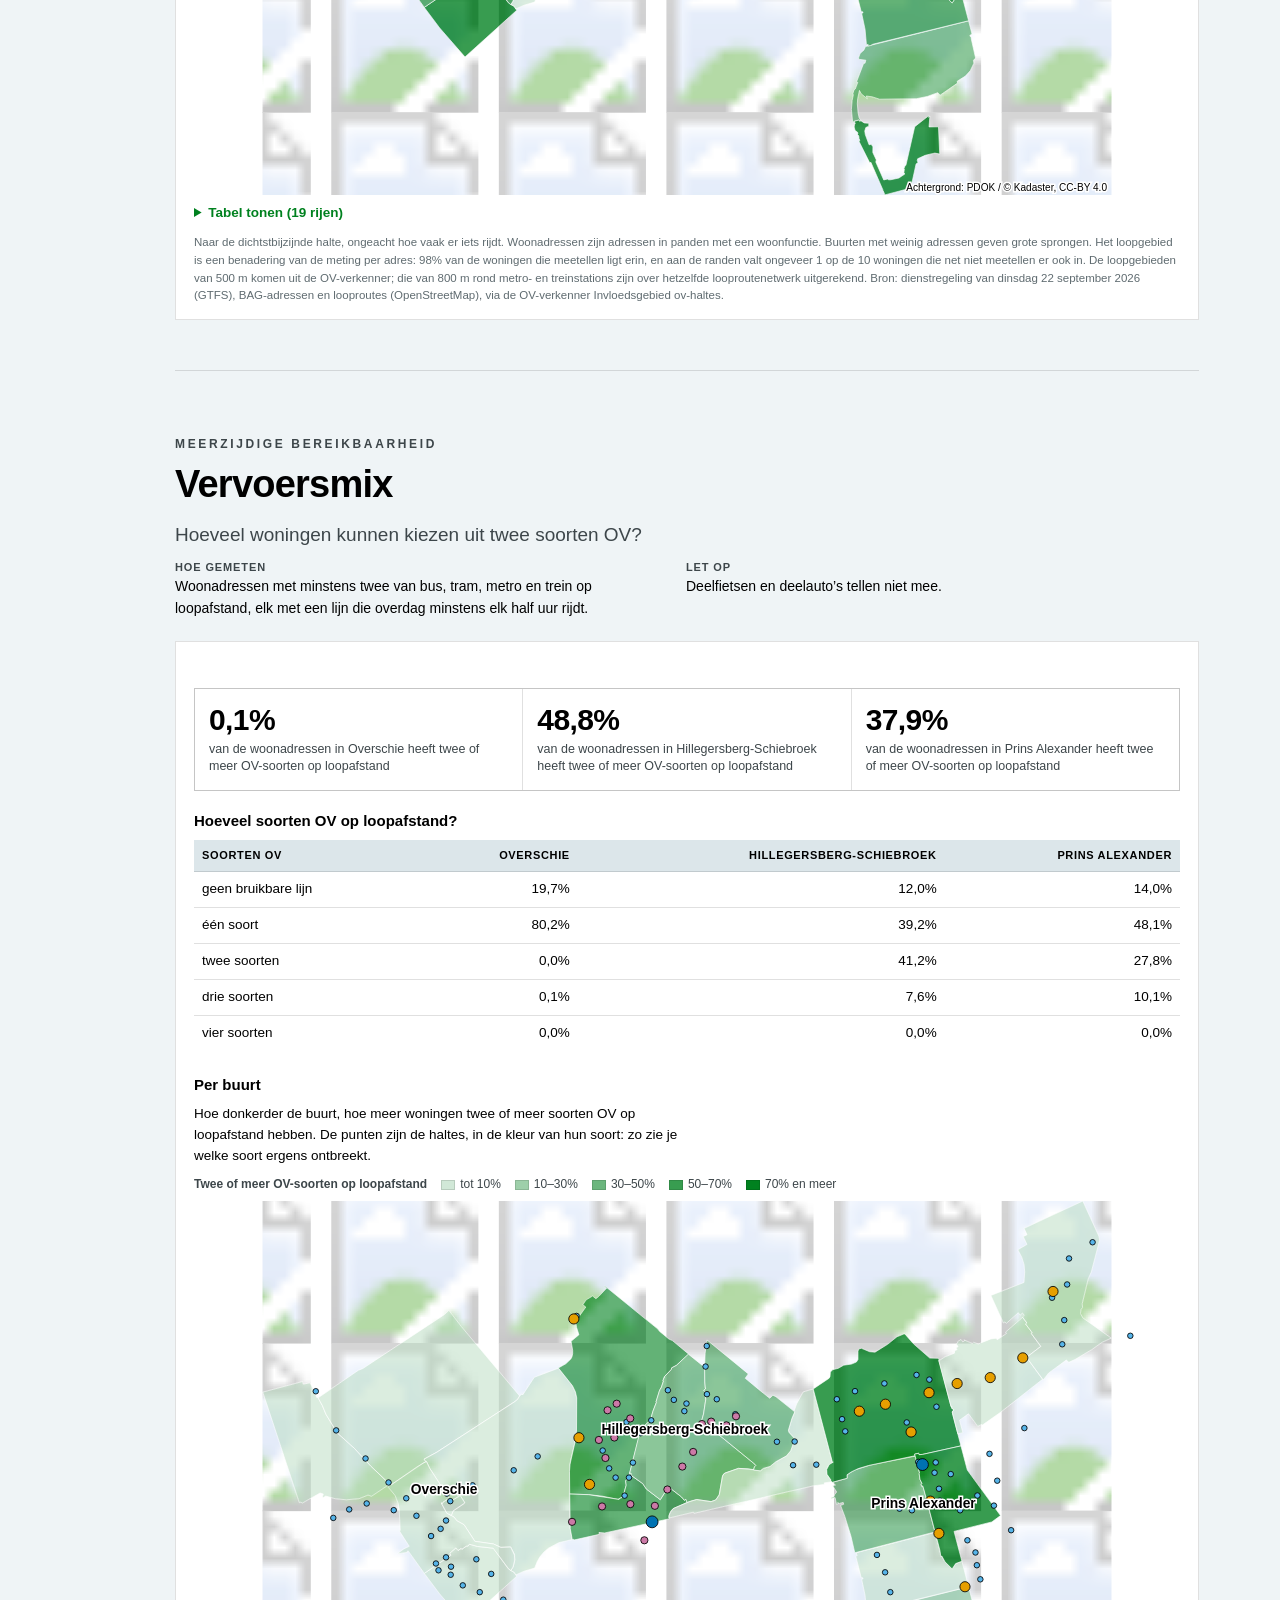
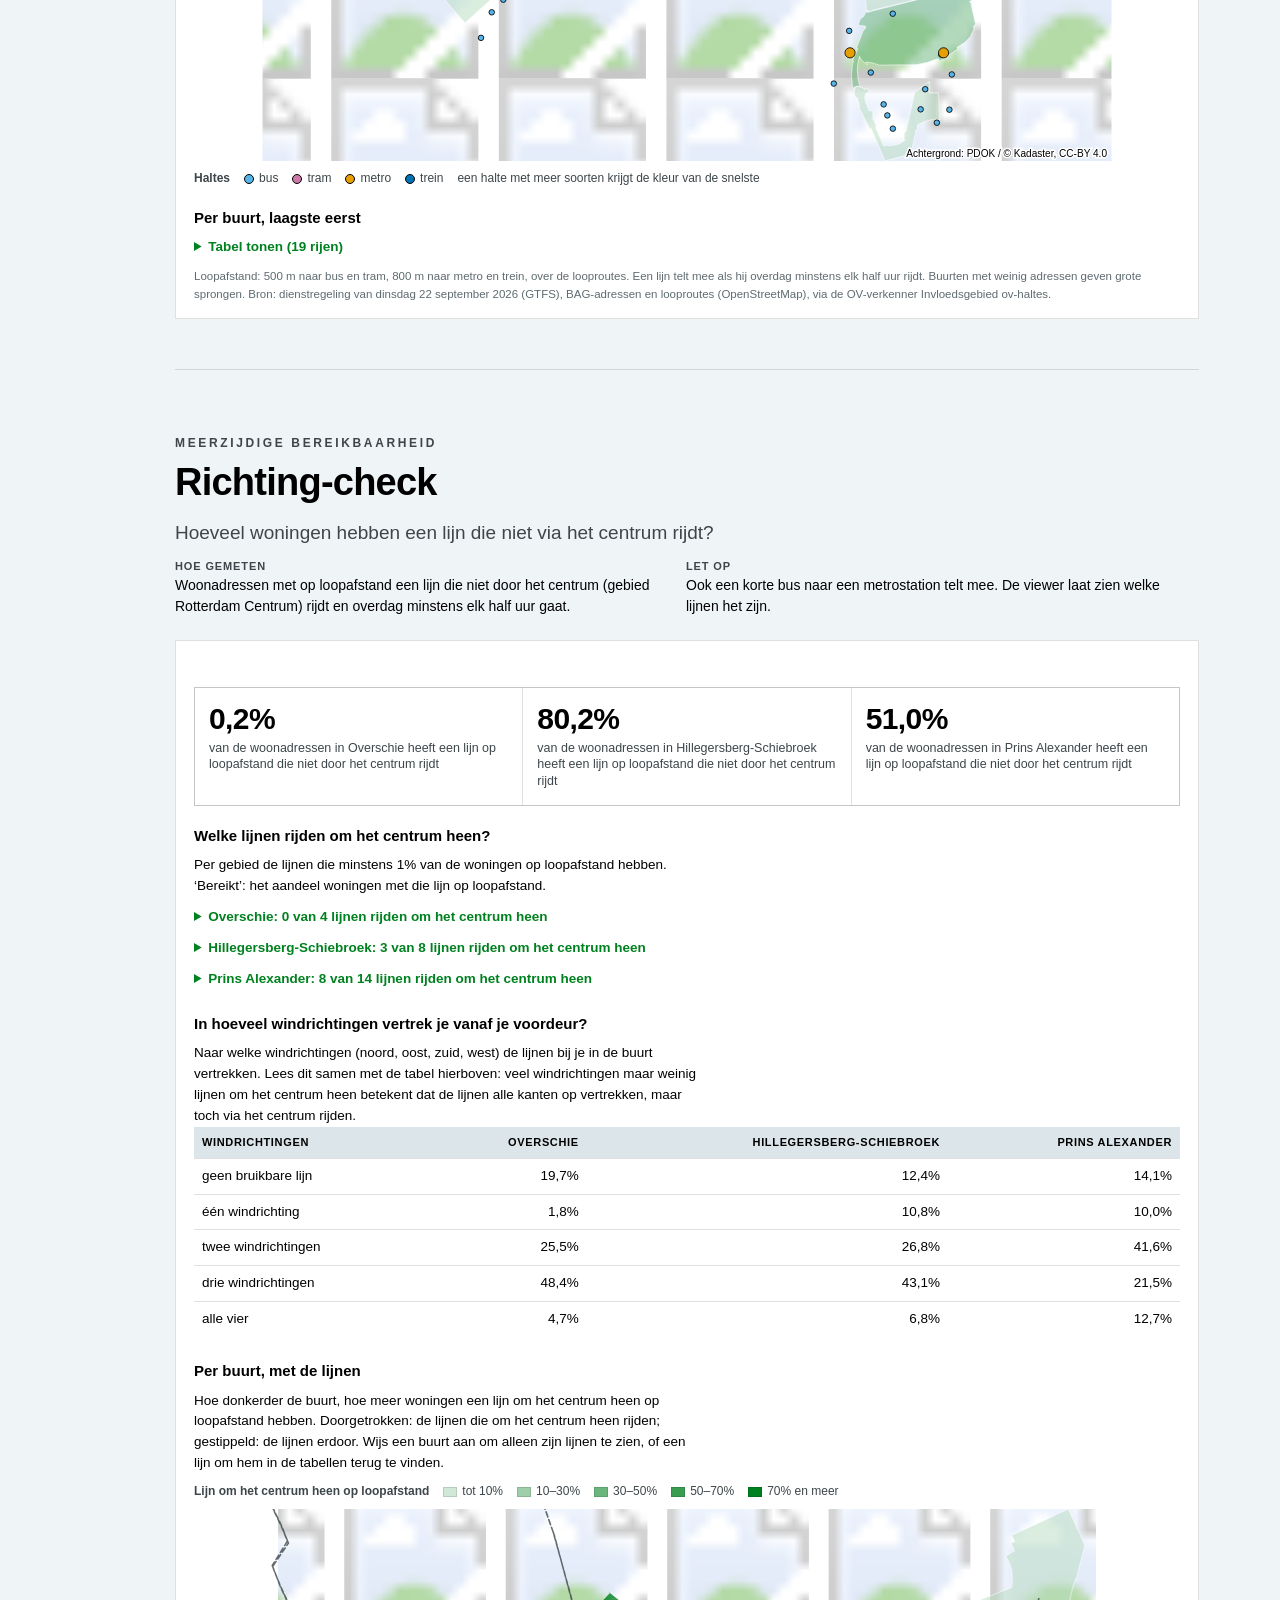
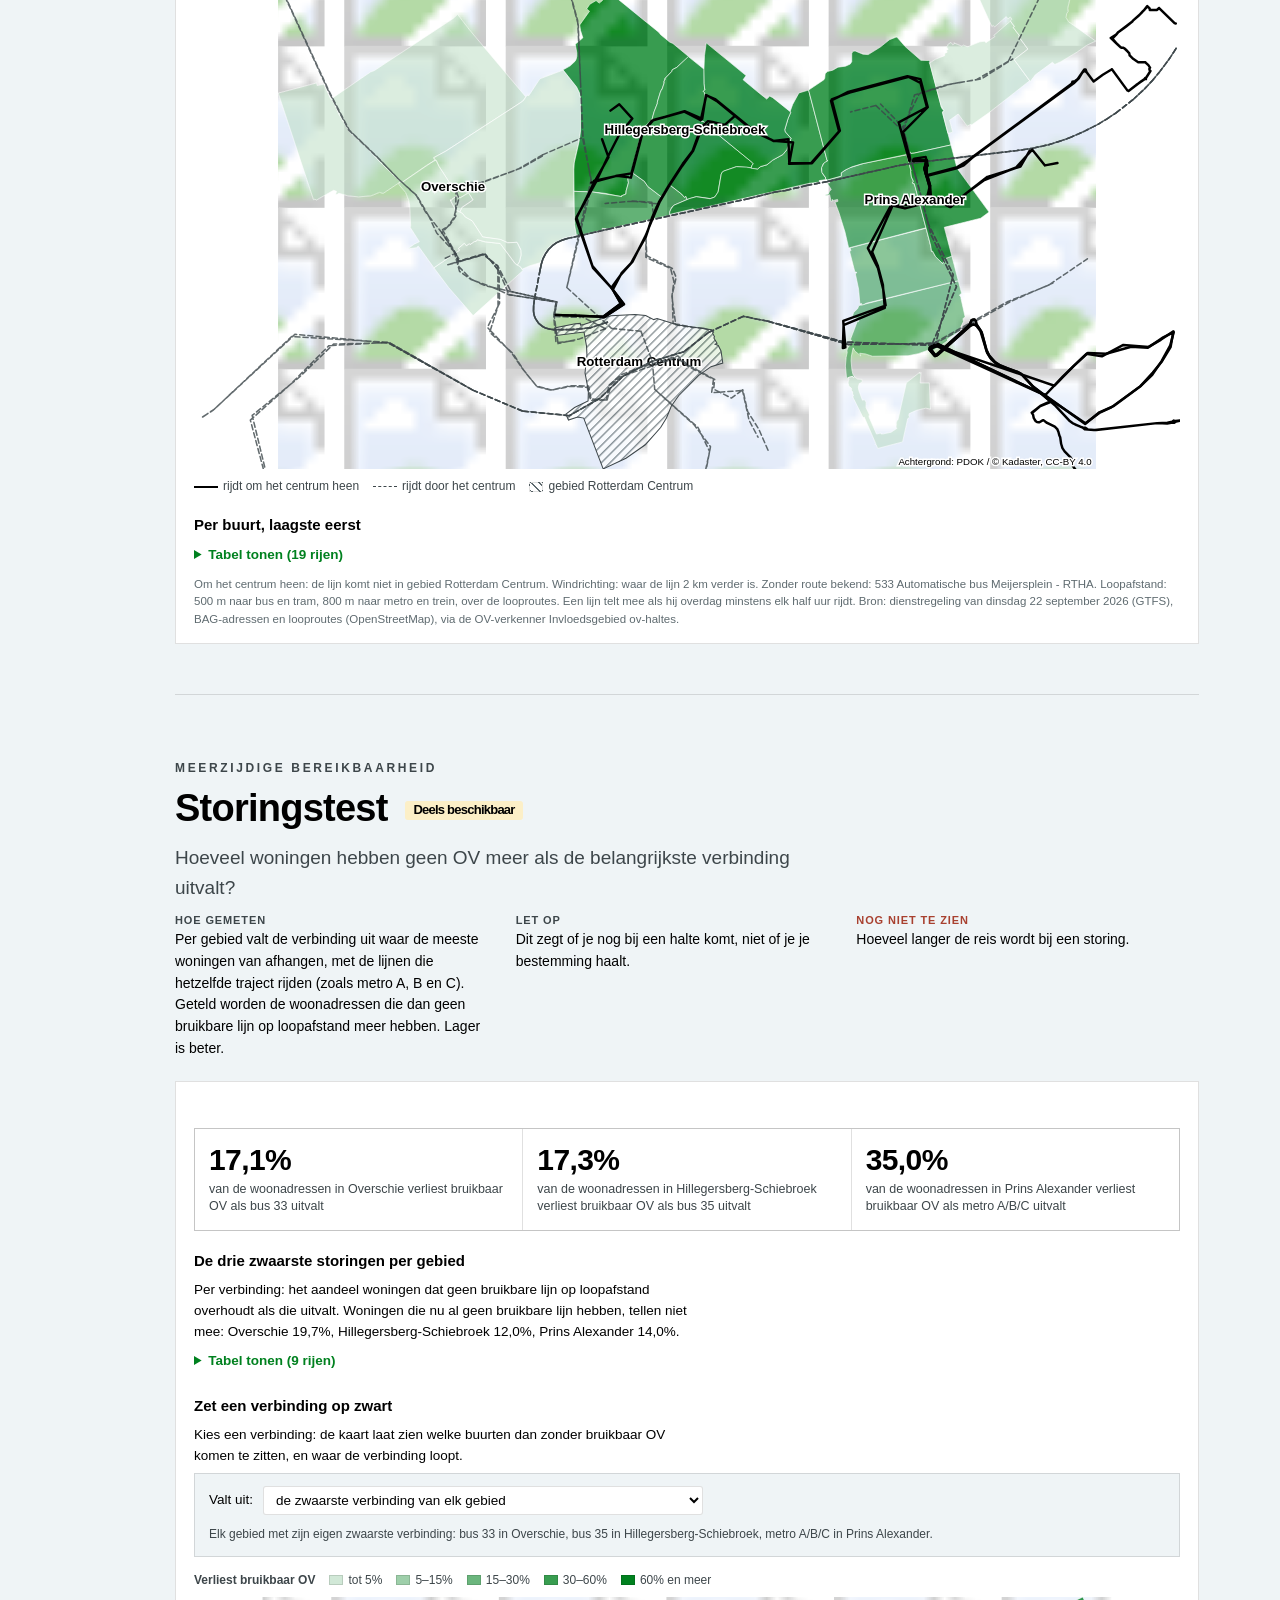
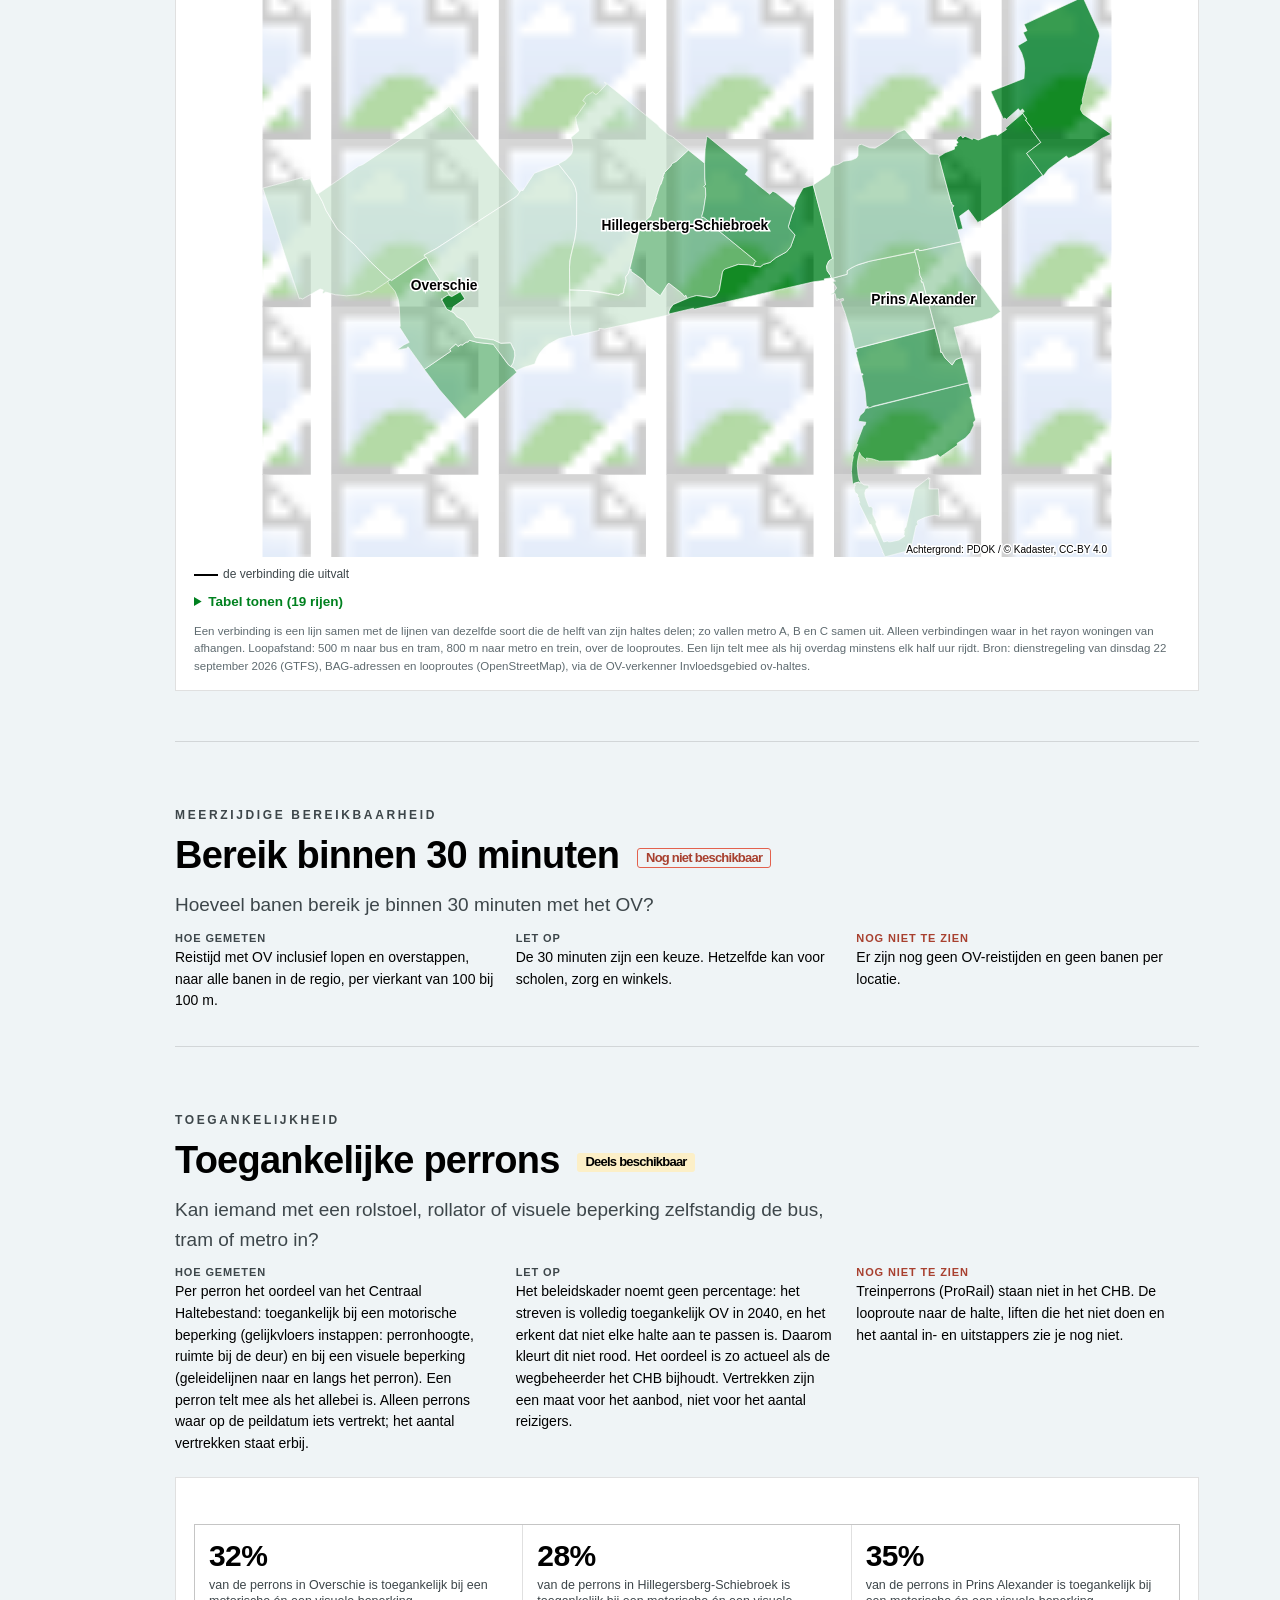
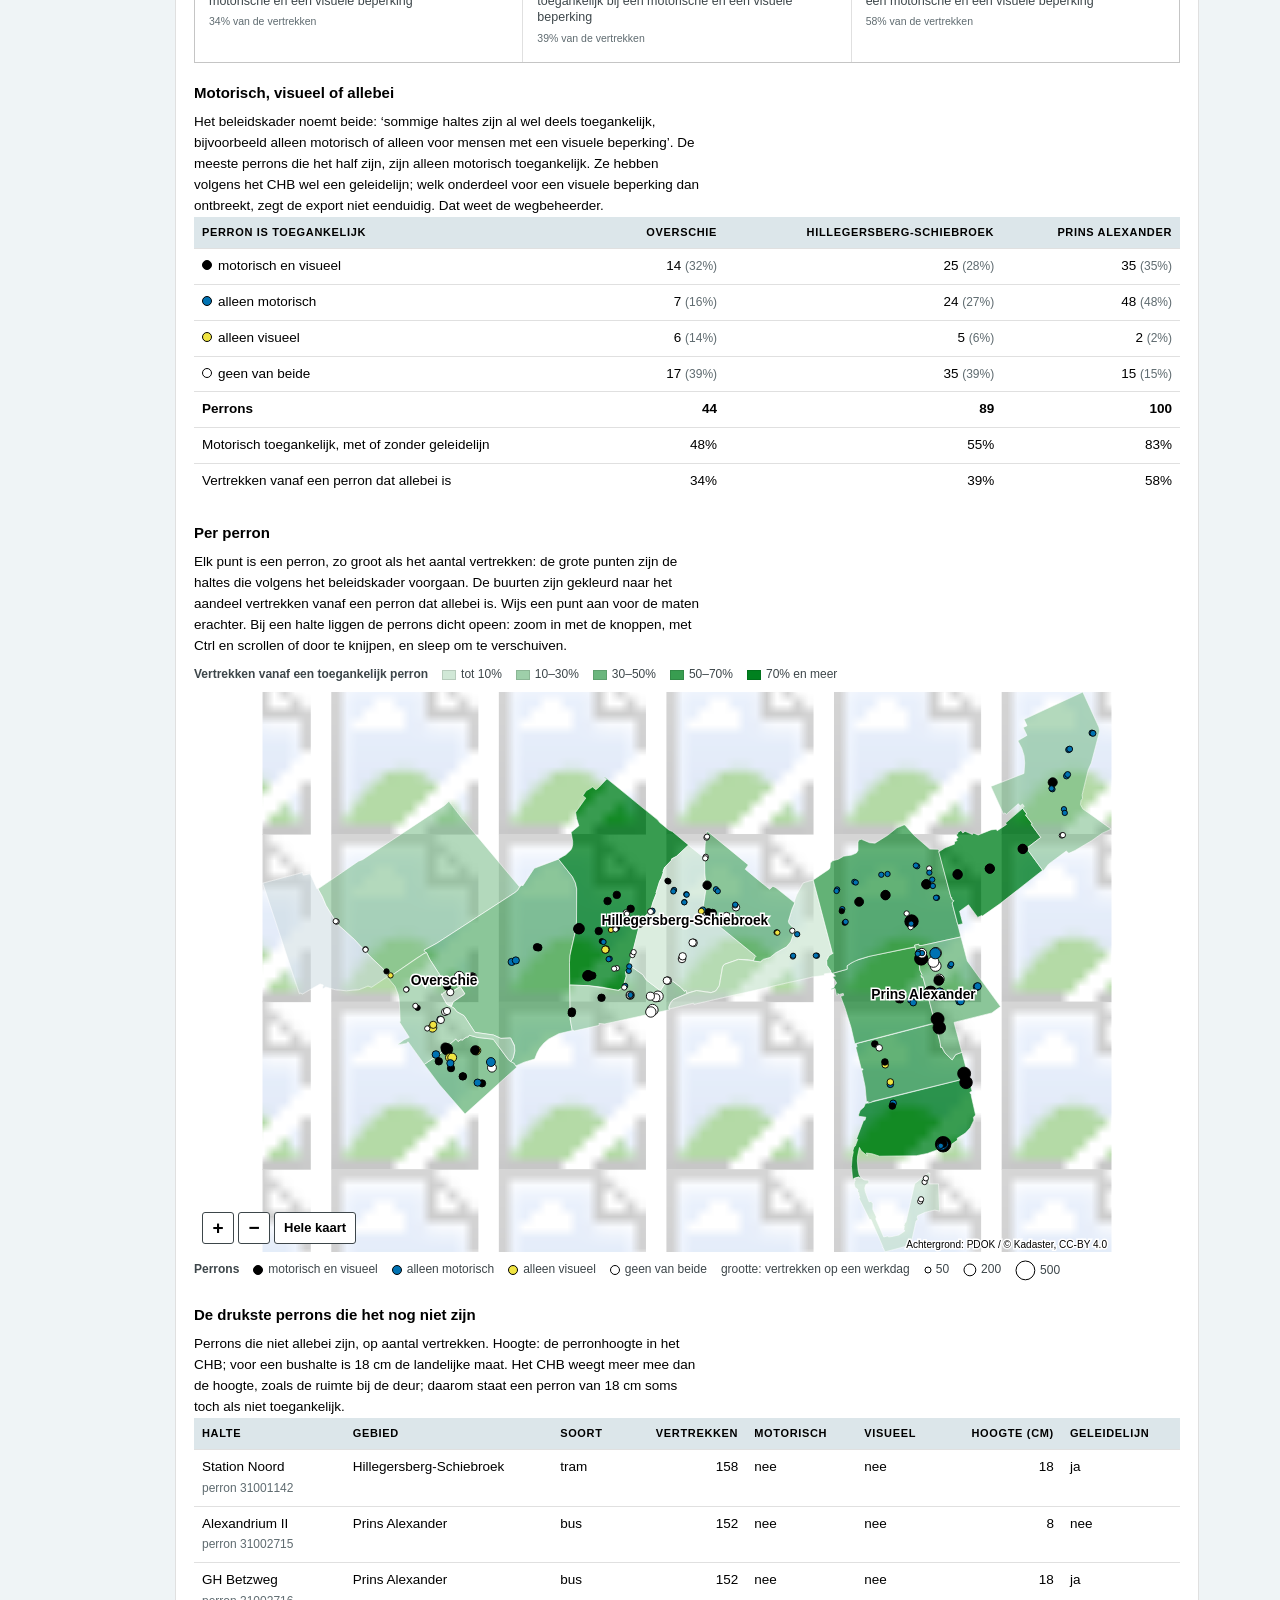
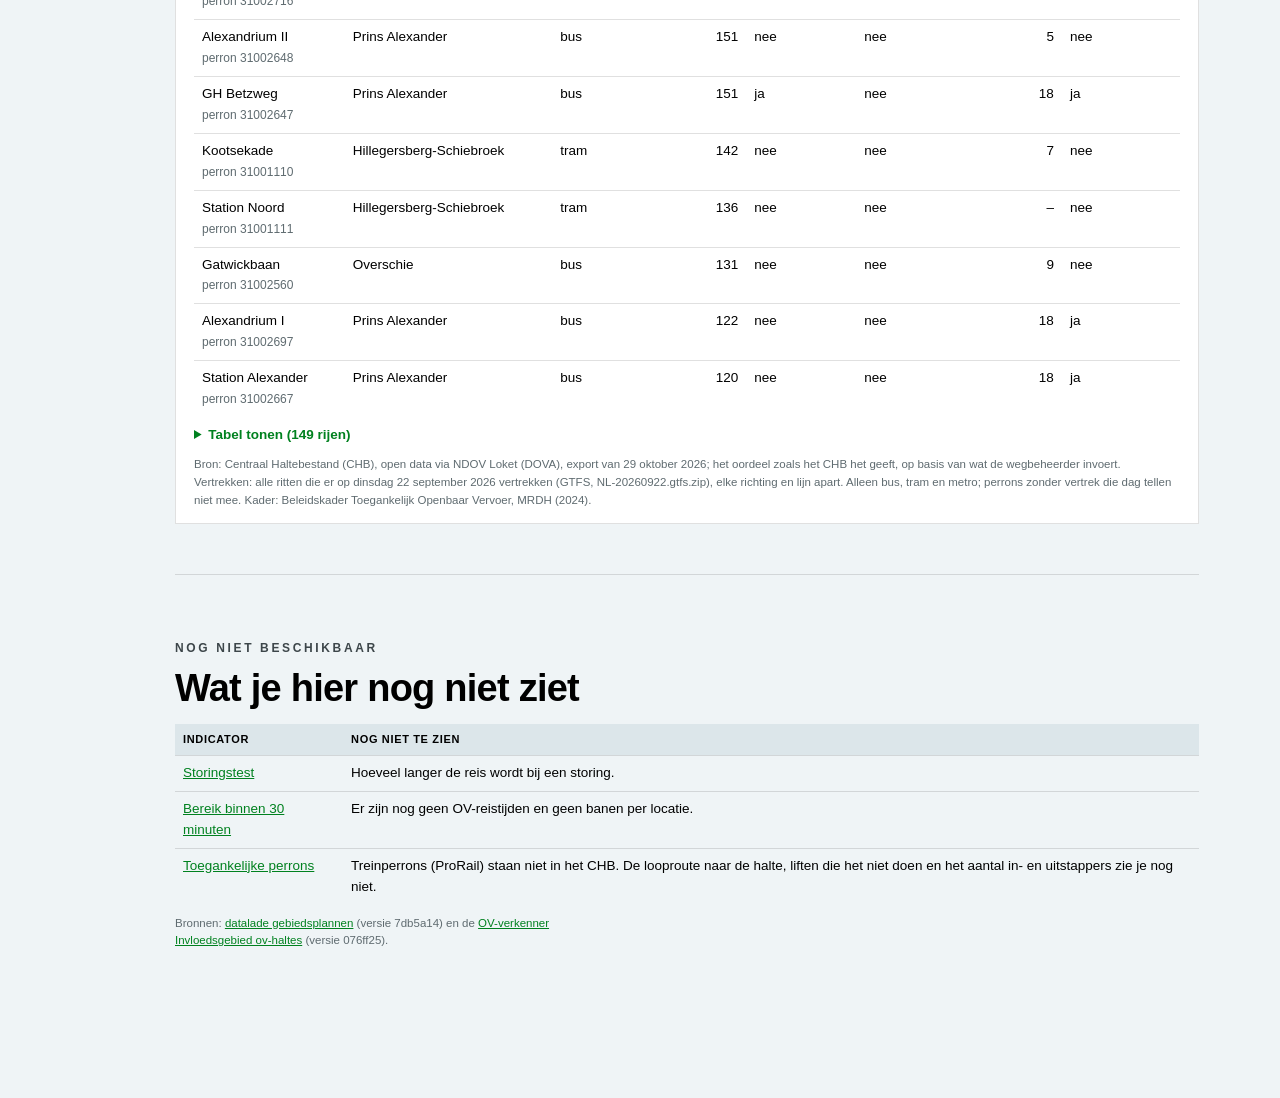
<file: ov.html>
<!DOCTYPE html>
<html lang="nl">
<head>
<meta charset="UTF-8">
<meta name="viewport" content="width=device-width, initial-scale=1">
<title>OV · Noord buiten de Ring</title>
<link rel="stylesheet" href="css/basis.css">
</head>
<body data-thema="ov" data-pagina="ov" data-review-hint="Reageer onder elk blok.">

<div class="prototype" role="note"><p><strong>Prototype</strong>Nog niet gebruiken in stukken of besluitvorming: de cijfers zijn nog niet gevalideerd. Cijfers zonder normen of oordeel; onder elk blok staat de bron. Opmerkingen? <a href="?review=1">Zet de reviewmodus aan</a>.</p></div>

<header>
  <div class="hrow">
    <h3>OV · Noord buiten de Ring</h3>
    <nav aria-label="Pagina's">
      <a href="index.html">← Overzicht</a><a href="parkeren.html">Parkeren</a><a href="ov.html" aria-current="page">OV</a><a href="fiets.html">Fiets</a><a href="#nodig">Nog niet beschikbaar</a>
    </nav>
  </div>
</header>

<div class="spine" aria-hidden="true"></div>

<main id="inhoud"><section><div class="nodig"><b>Deze viewer wordt opgebouwd met JavaScript</b>Zie je deze tekst, dan zijn <code>js/thema.js</code> en de bestanden in <code>data/</code> niet geladen. Dat gebeurt als je dit HTML-bestand los opent, bijvoorbeeld als voorbeeldweergave of bijlage. Open de hele map, of de GitHub Pages-versie.</div></section></main>

<script src="data/indicatoren.js"></script>
<script src="data/datalade.js"></script>
<script src="data/ov-kaart.js"></script>
<script src="data/toegankelijkheid.js"></script>
<script src="js/ov-normen.js"></script>
<script src="js/thema.js"></script>
<script>
  // Reviewmodus alleen met ?review=1: voor een gewone bezoeker bestaat de laag niet.
  if (new URLSearchParams(location.search).get("review") === "1") {
    const s = document.createElement("script");
    s.src = "js/review.js";
    document.body.appendChild(s);
  }
</script>
</body>
</html>
</file>
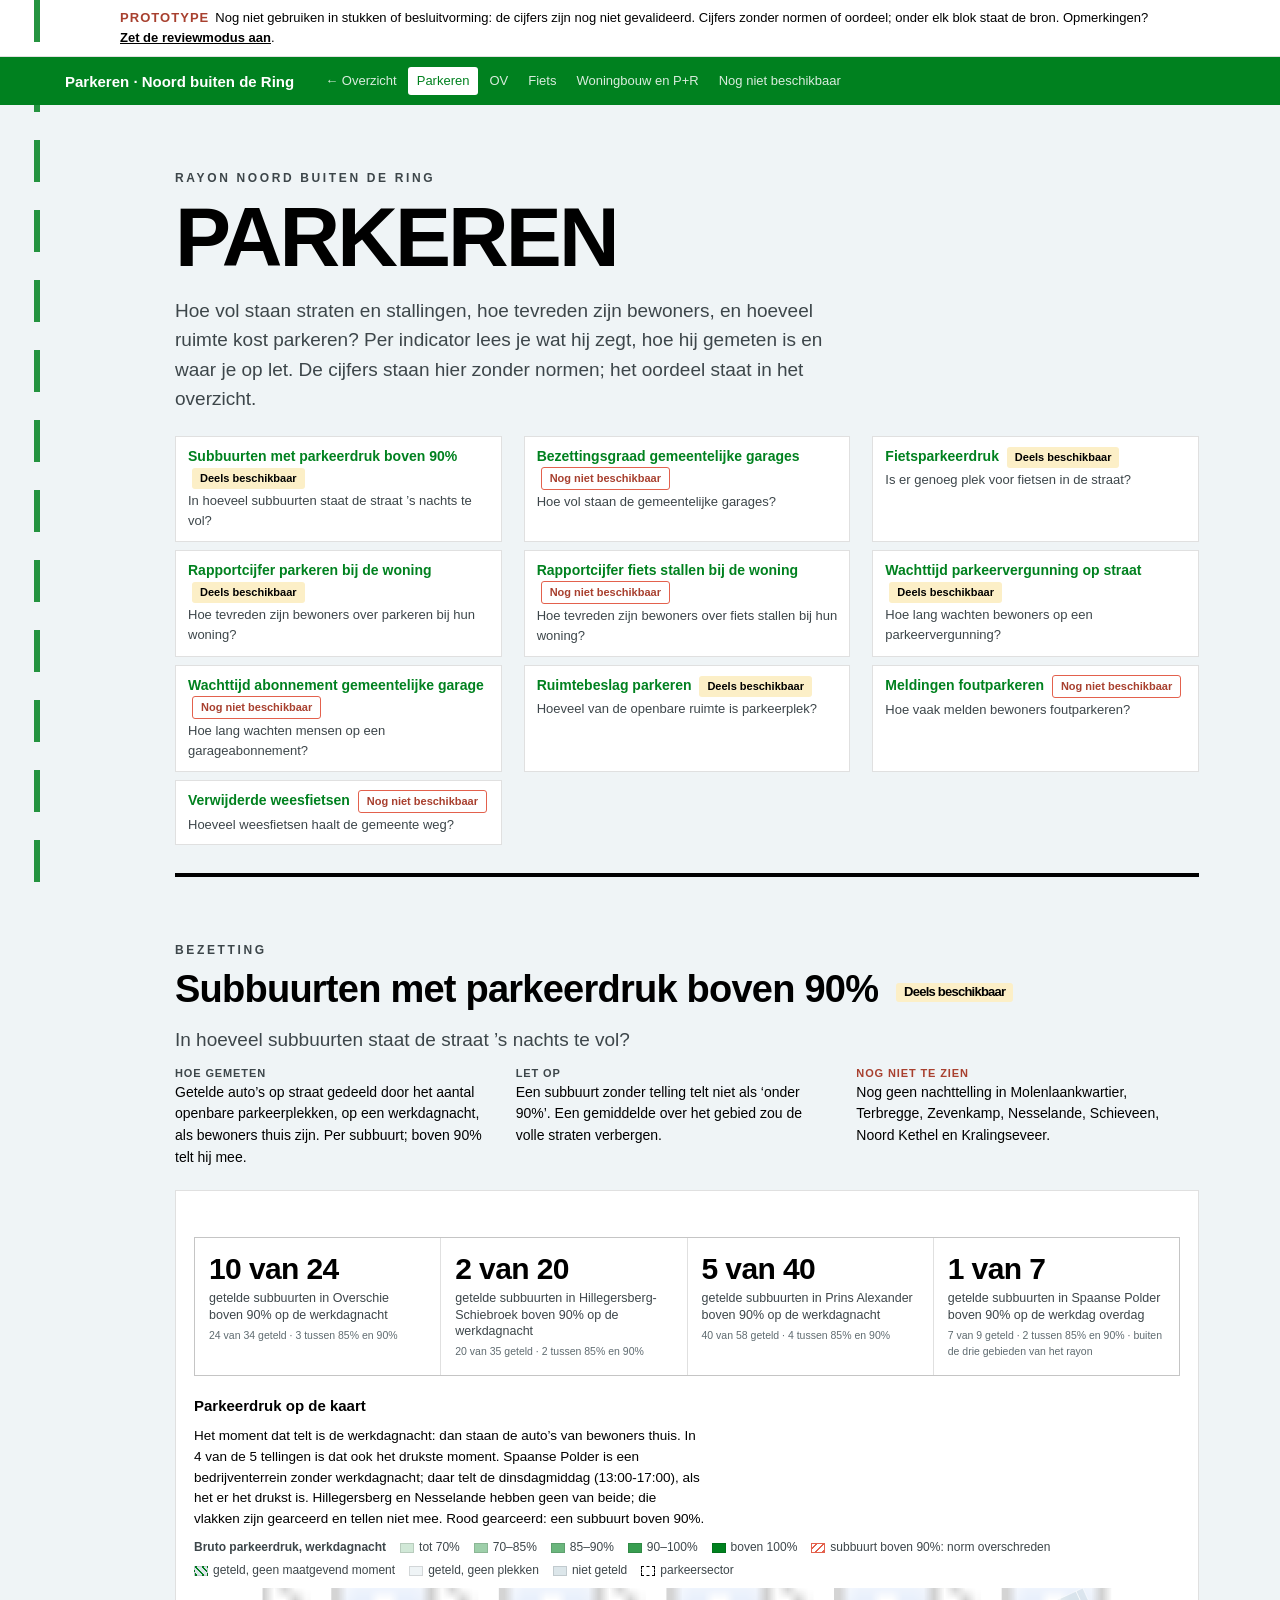
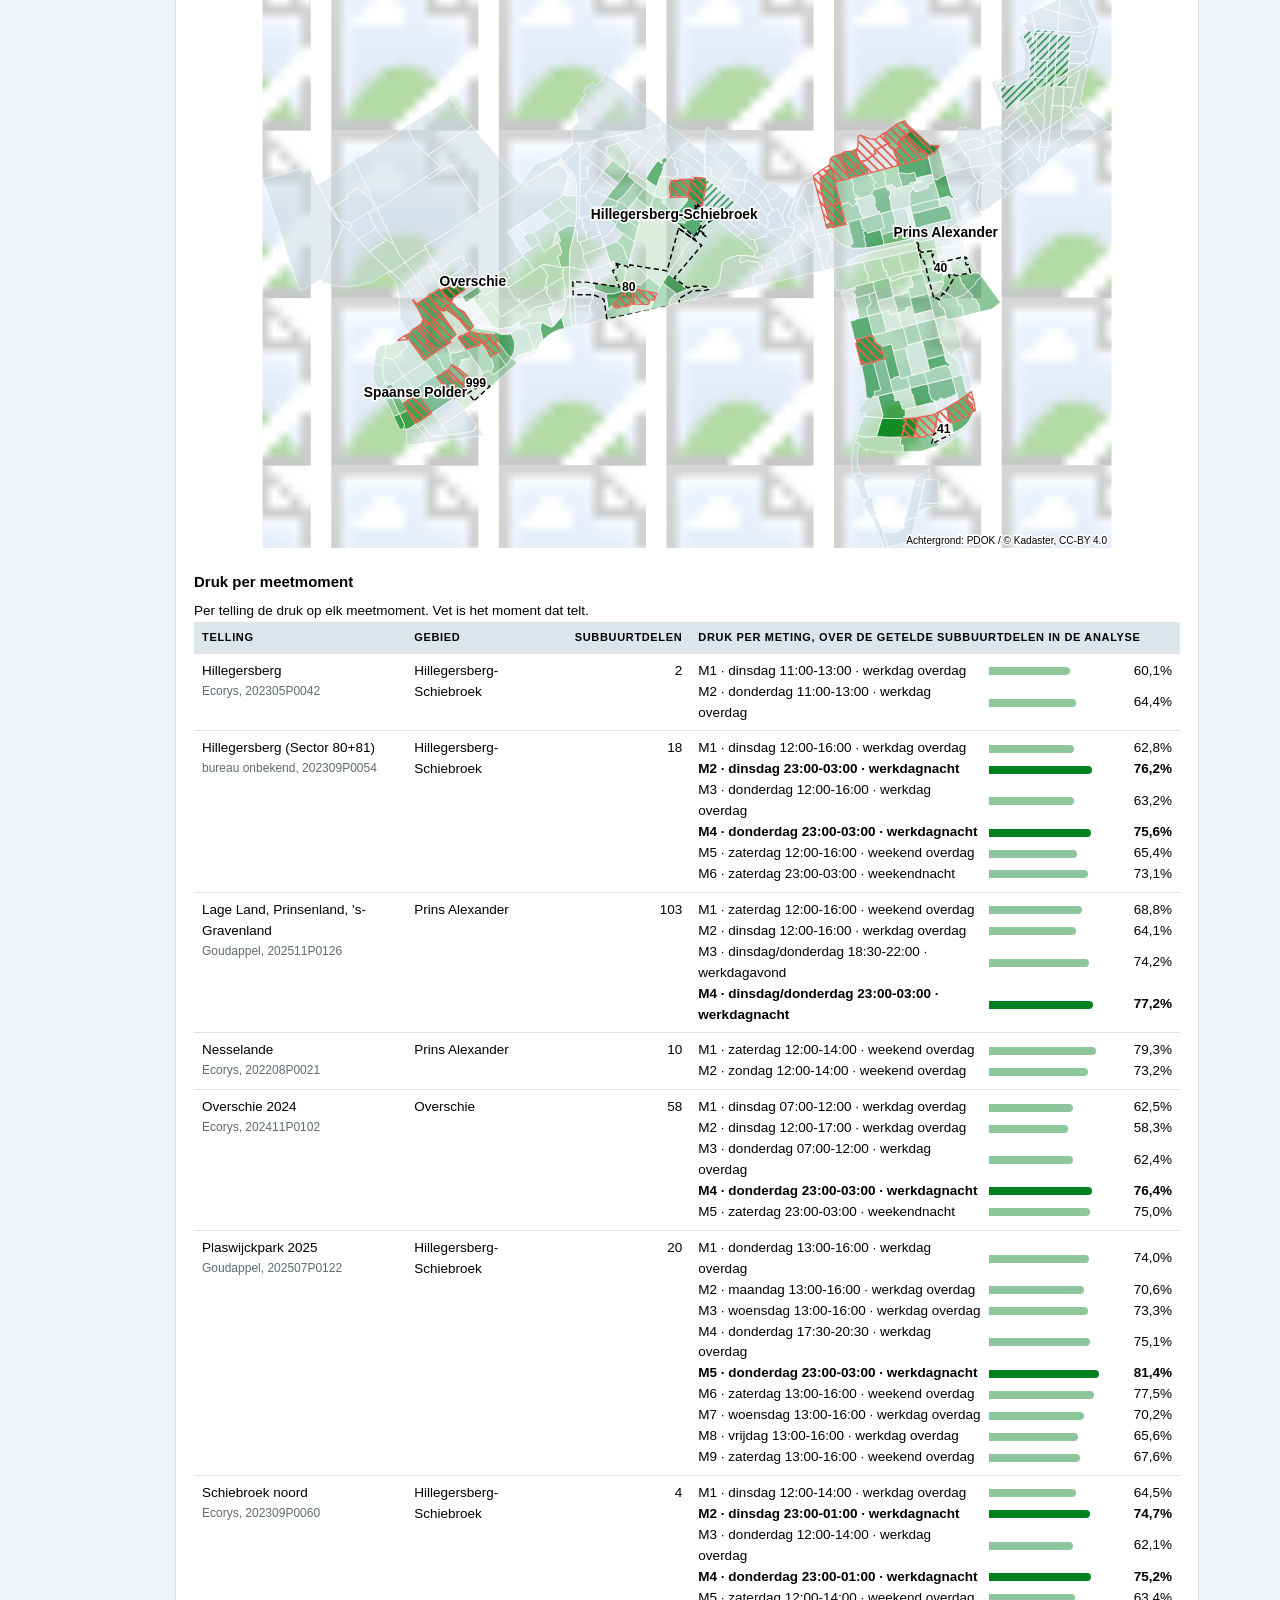
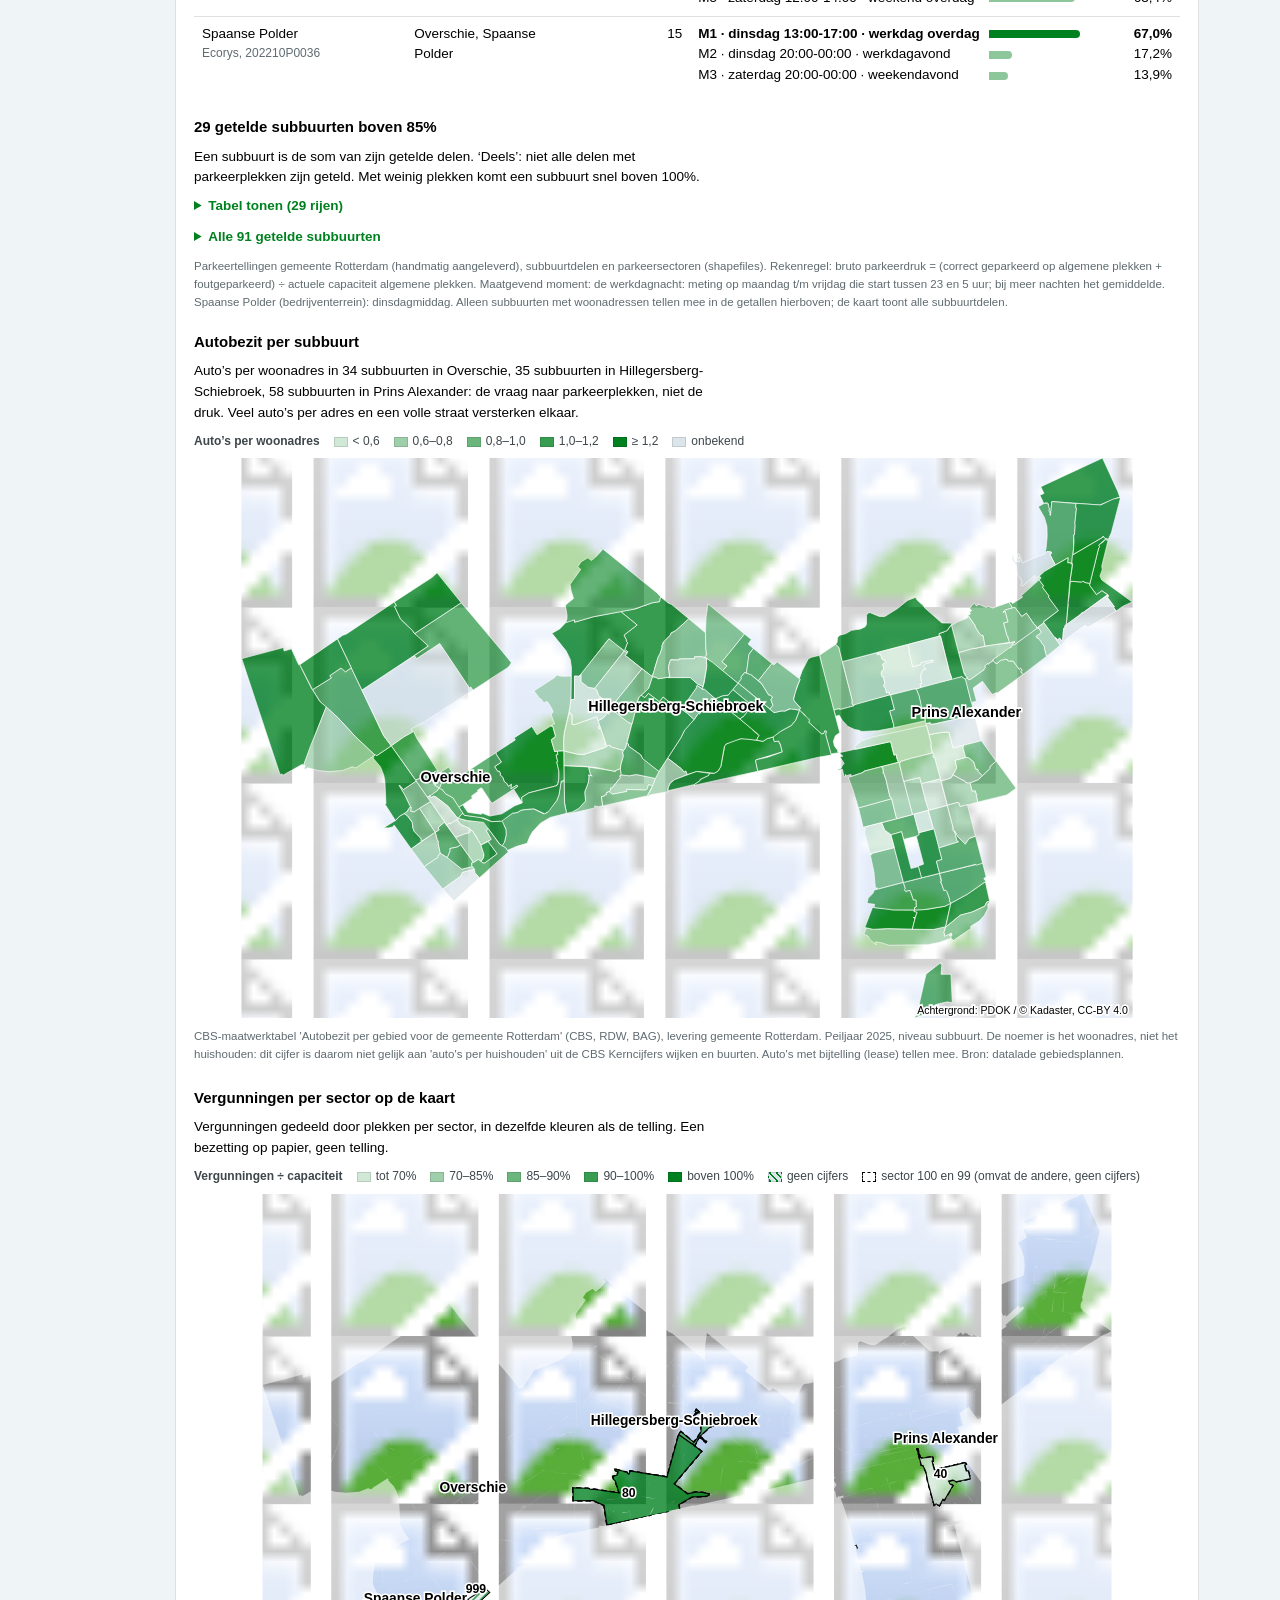
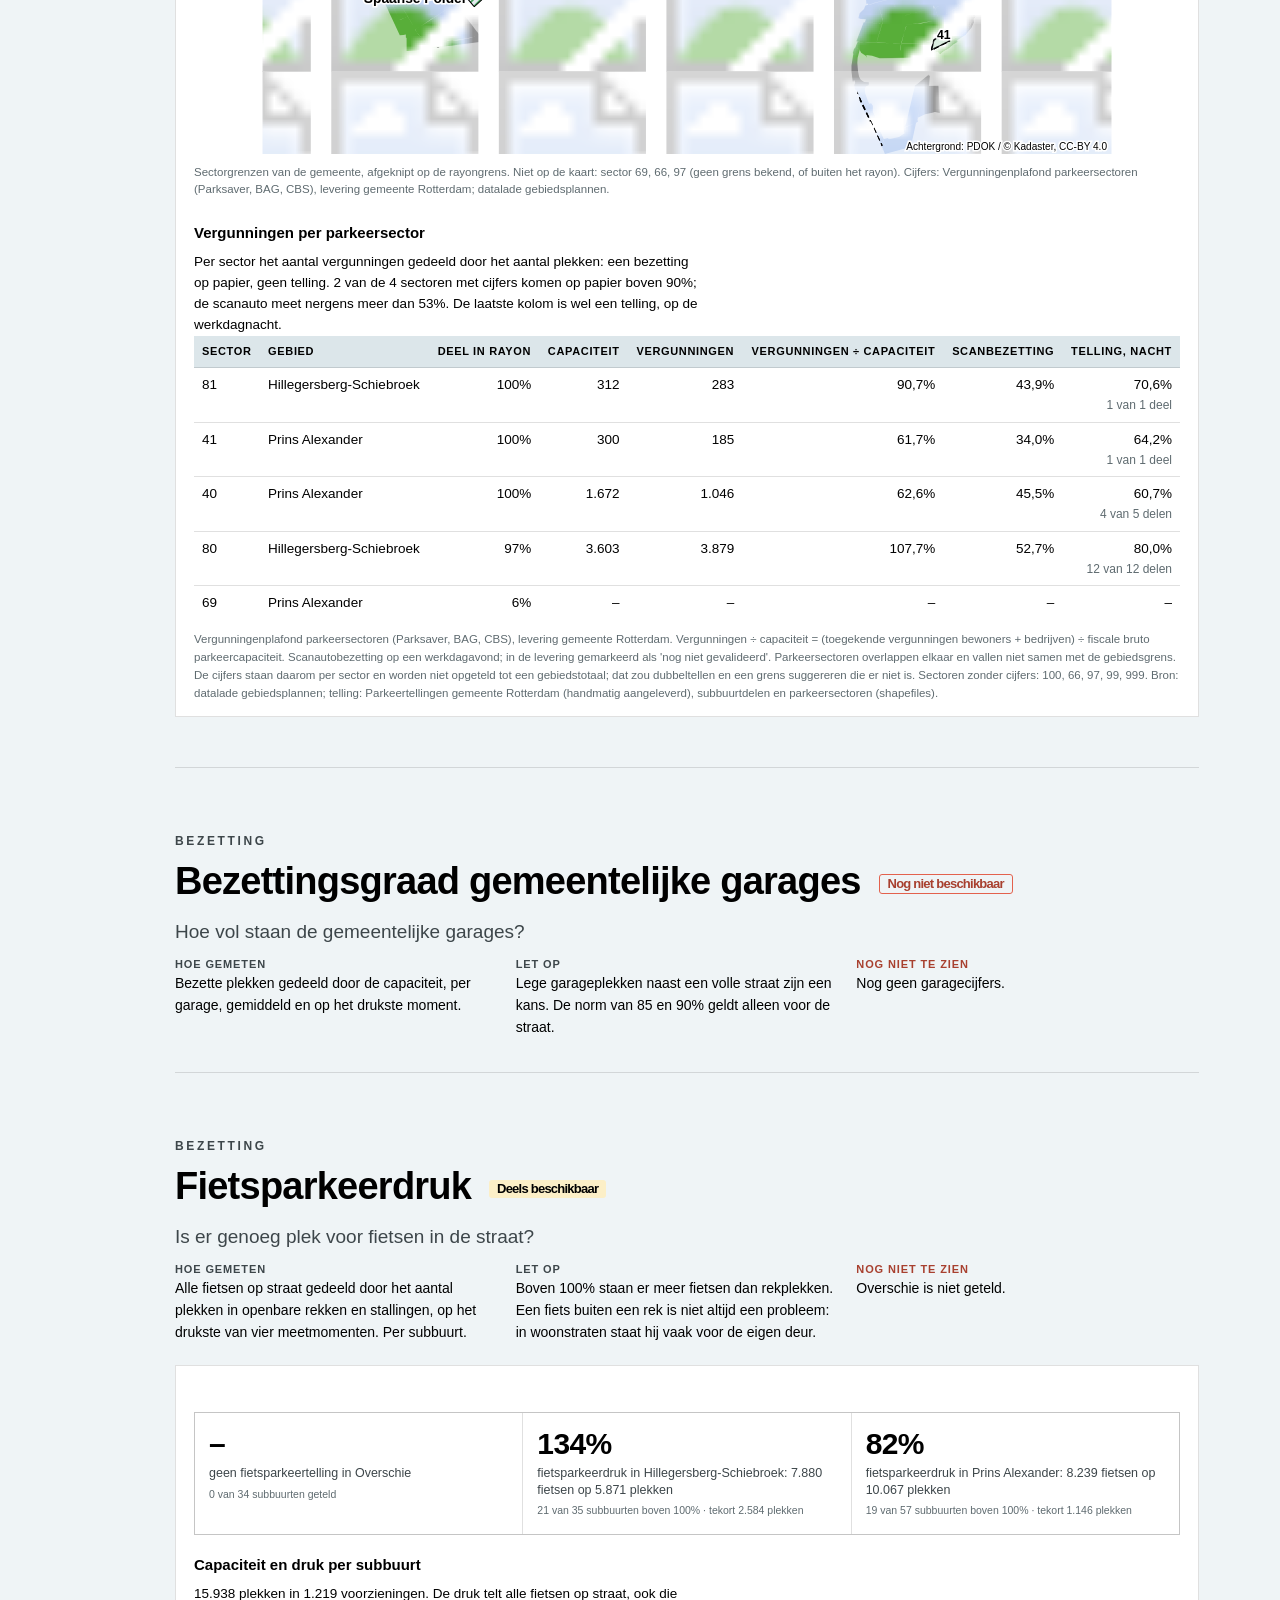
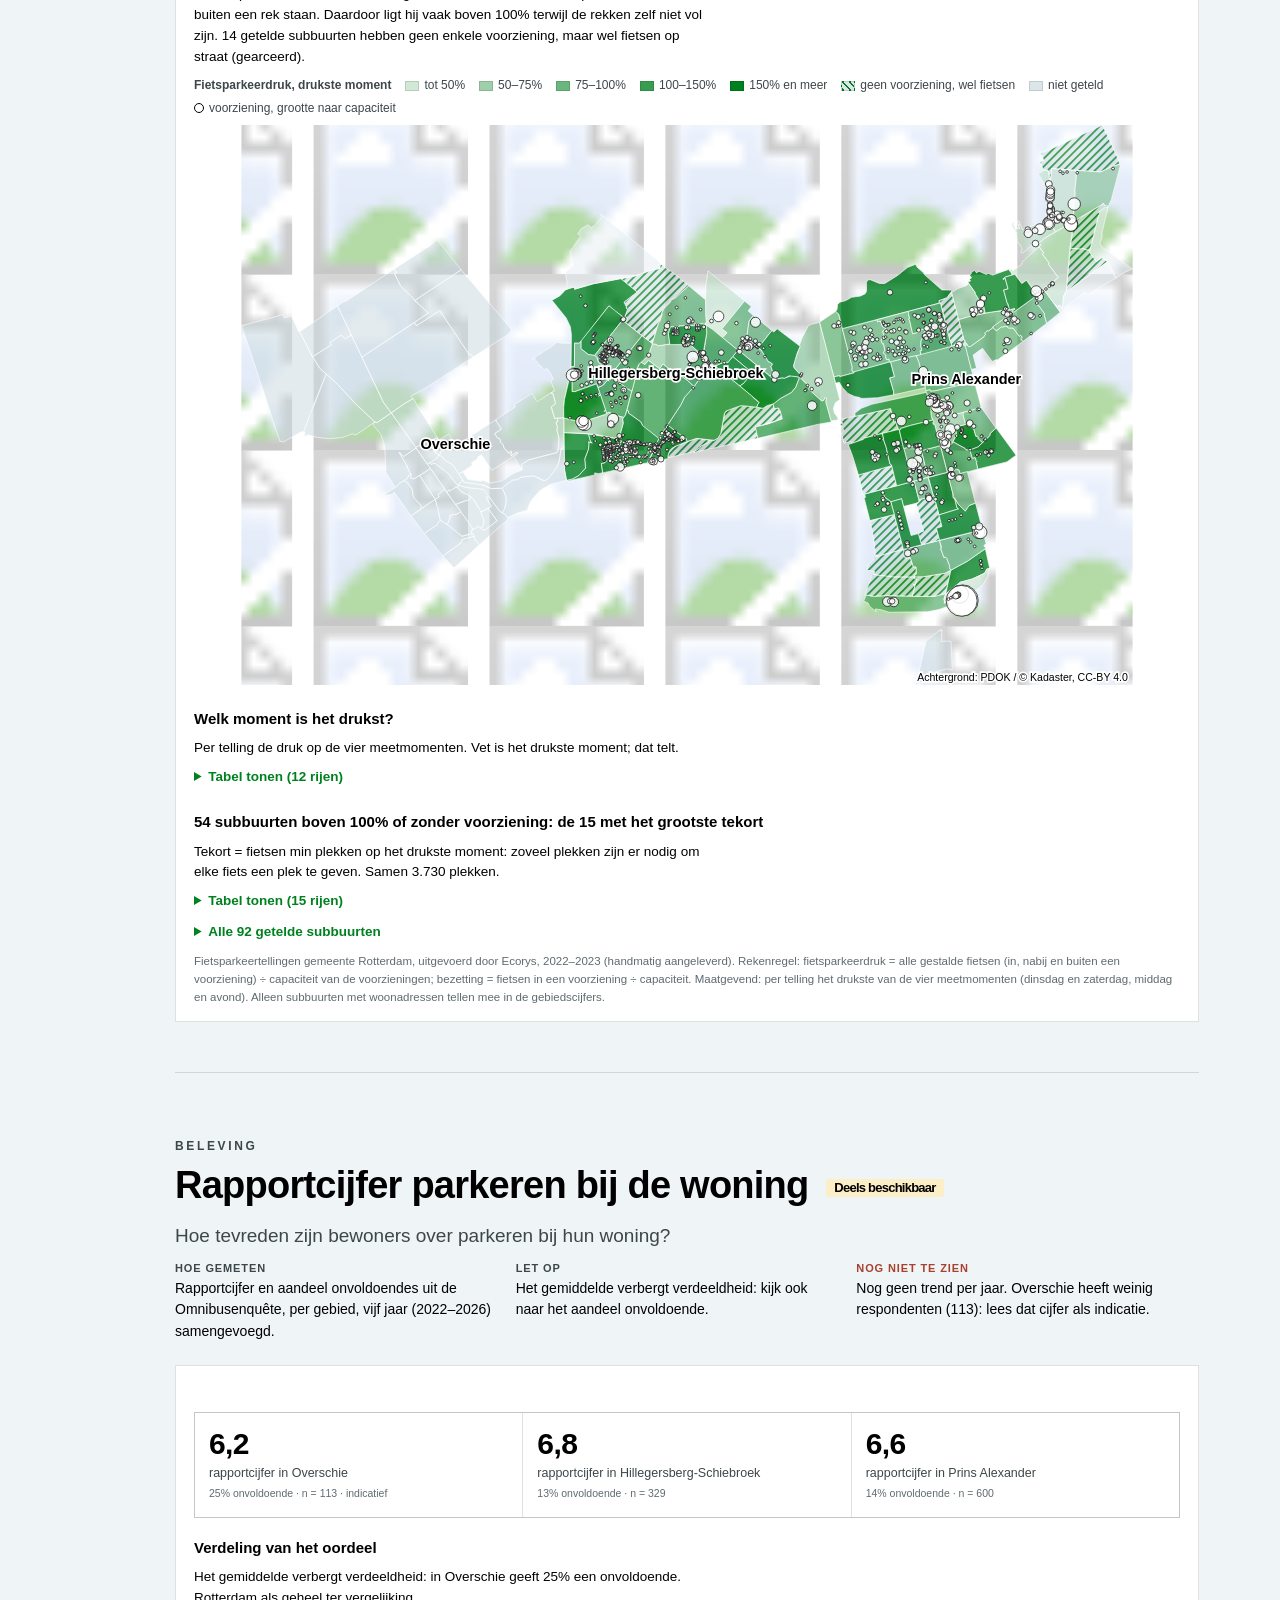
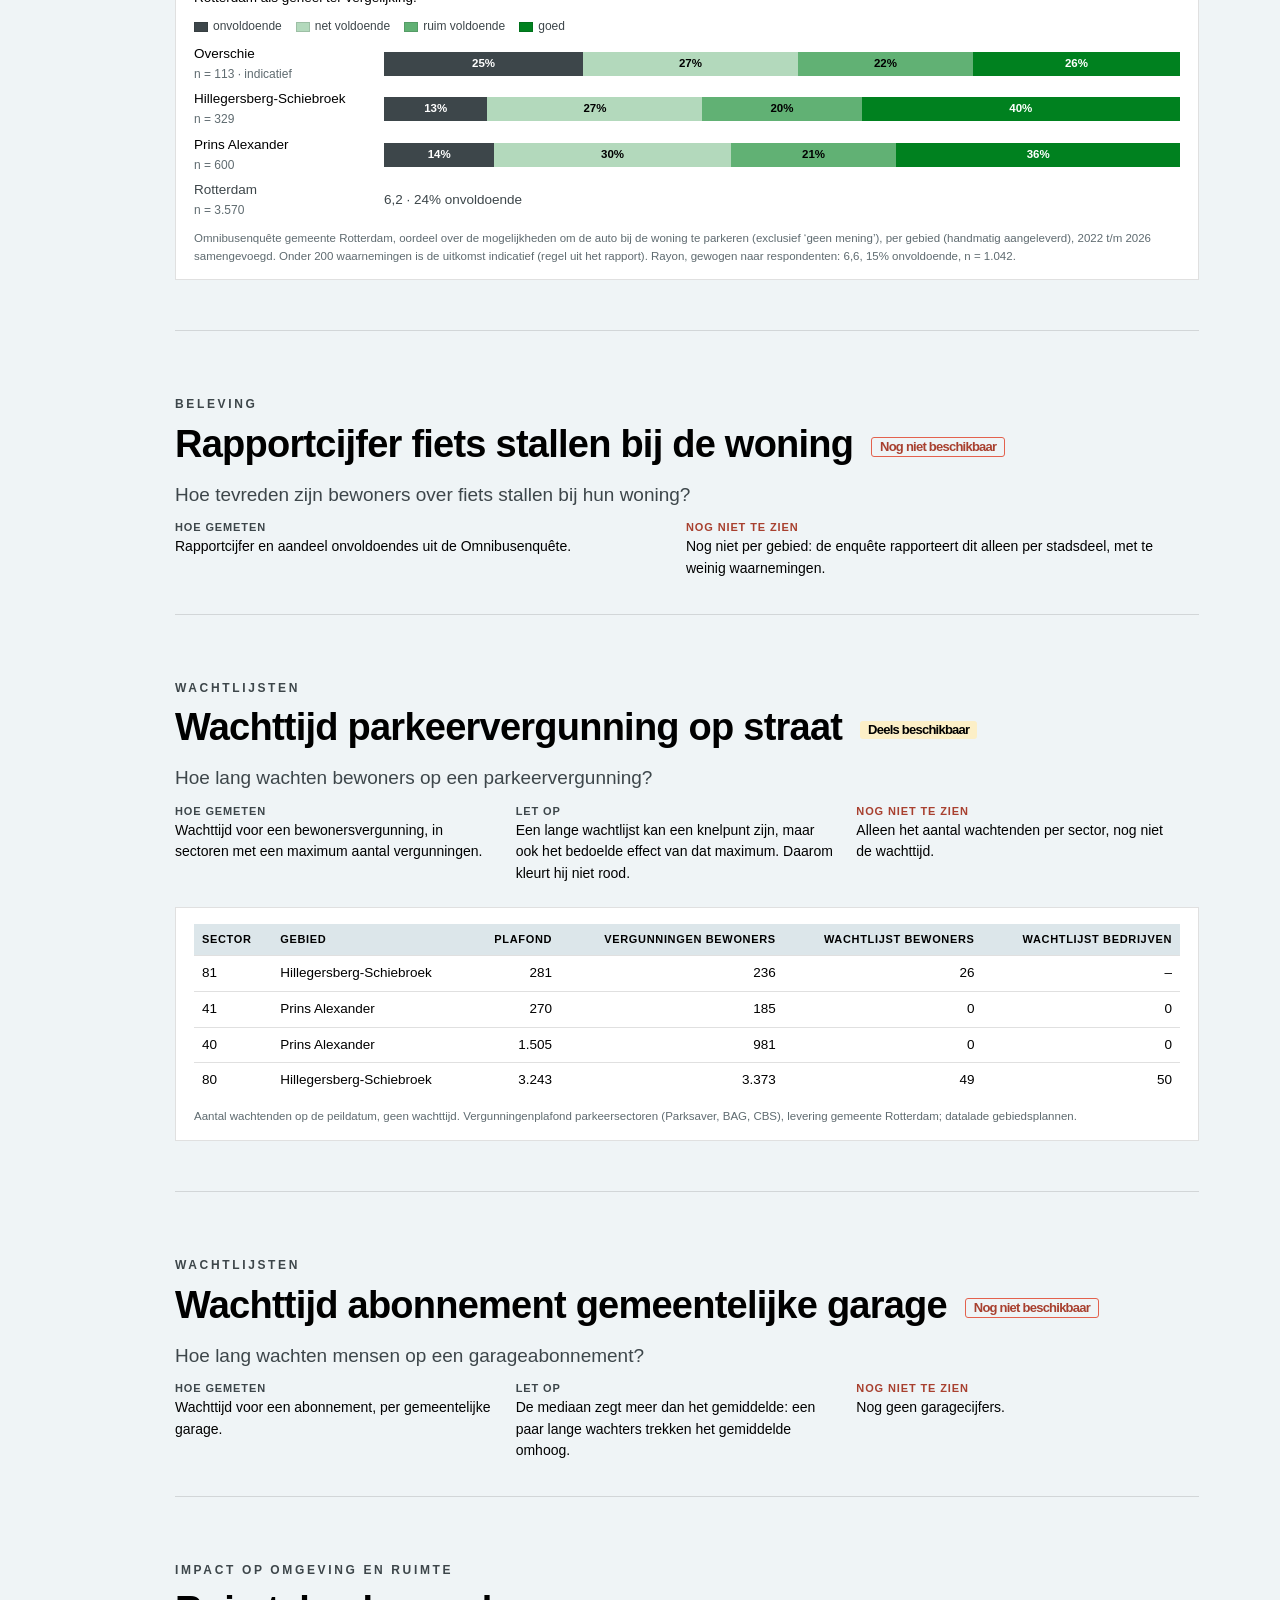
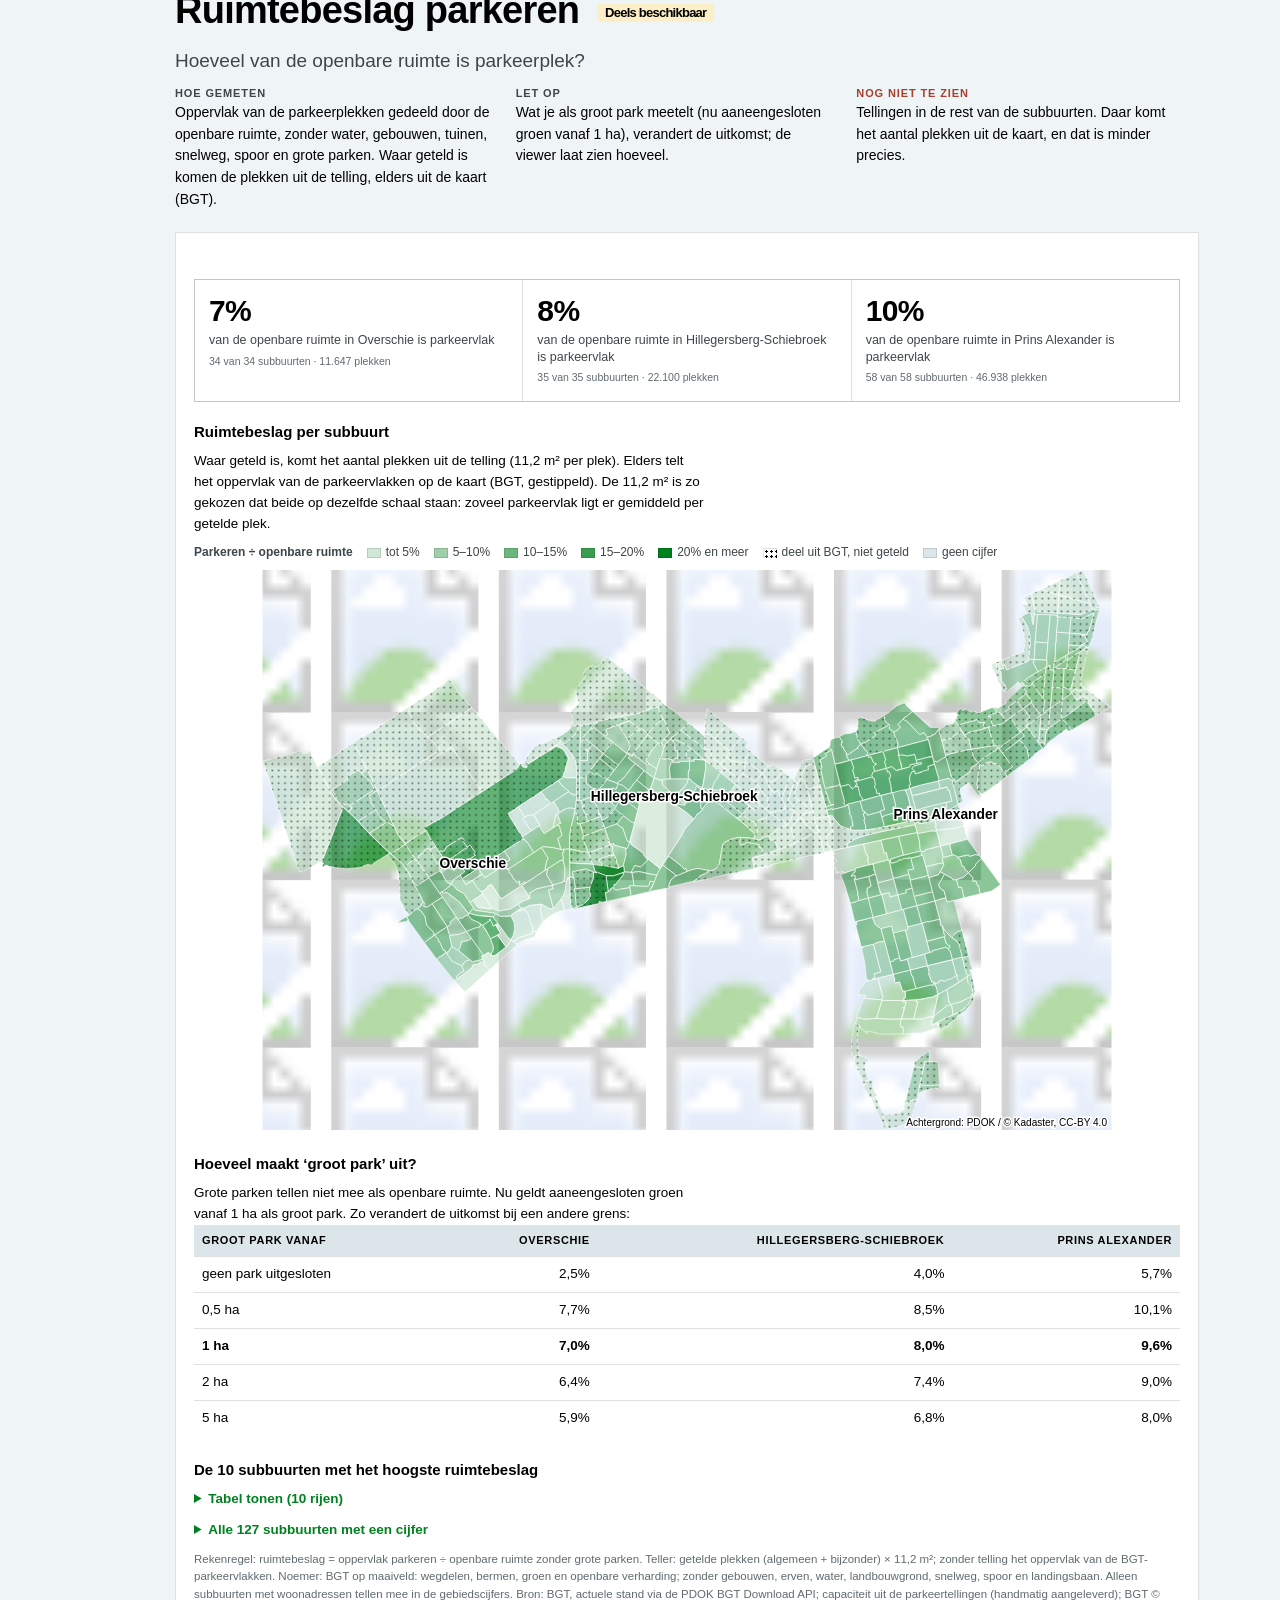
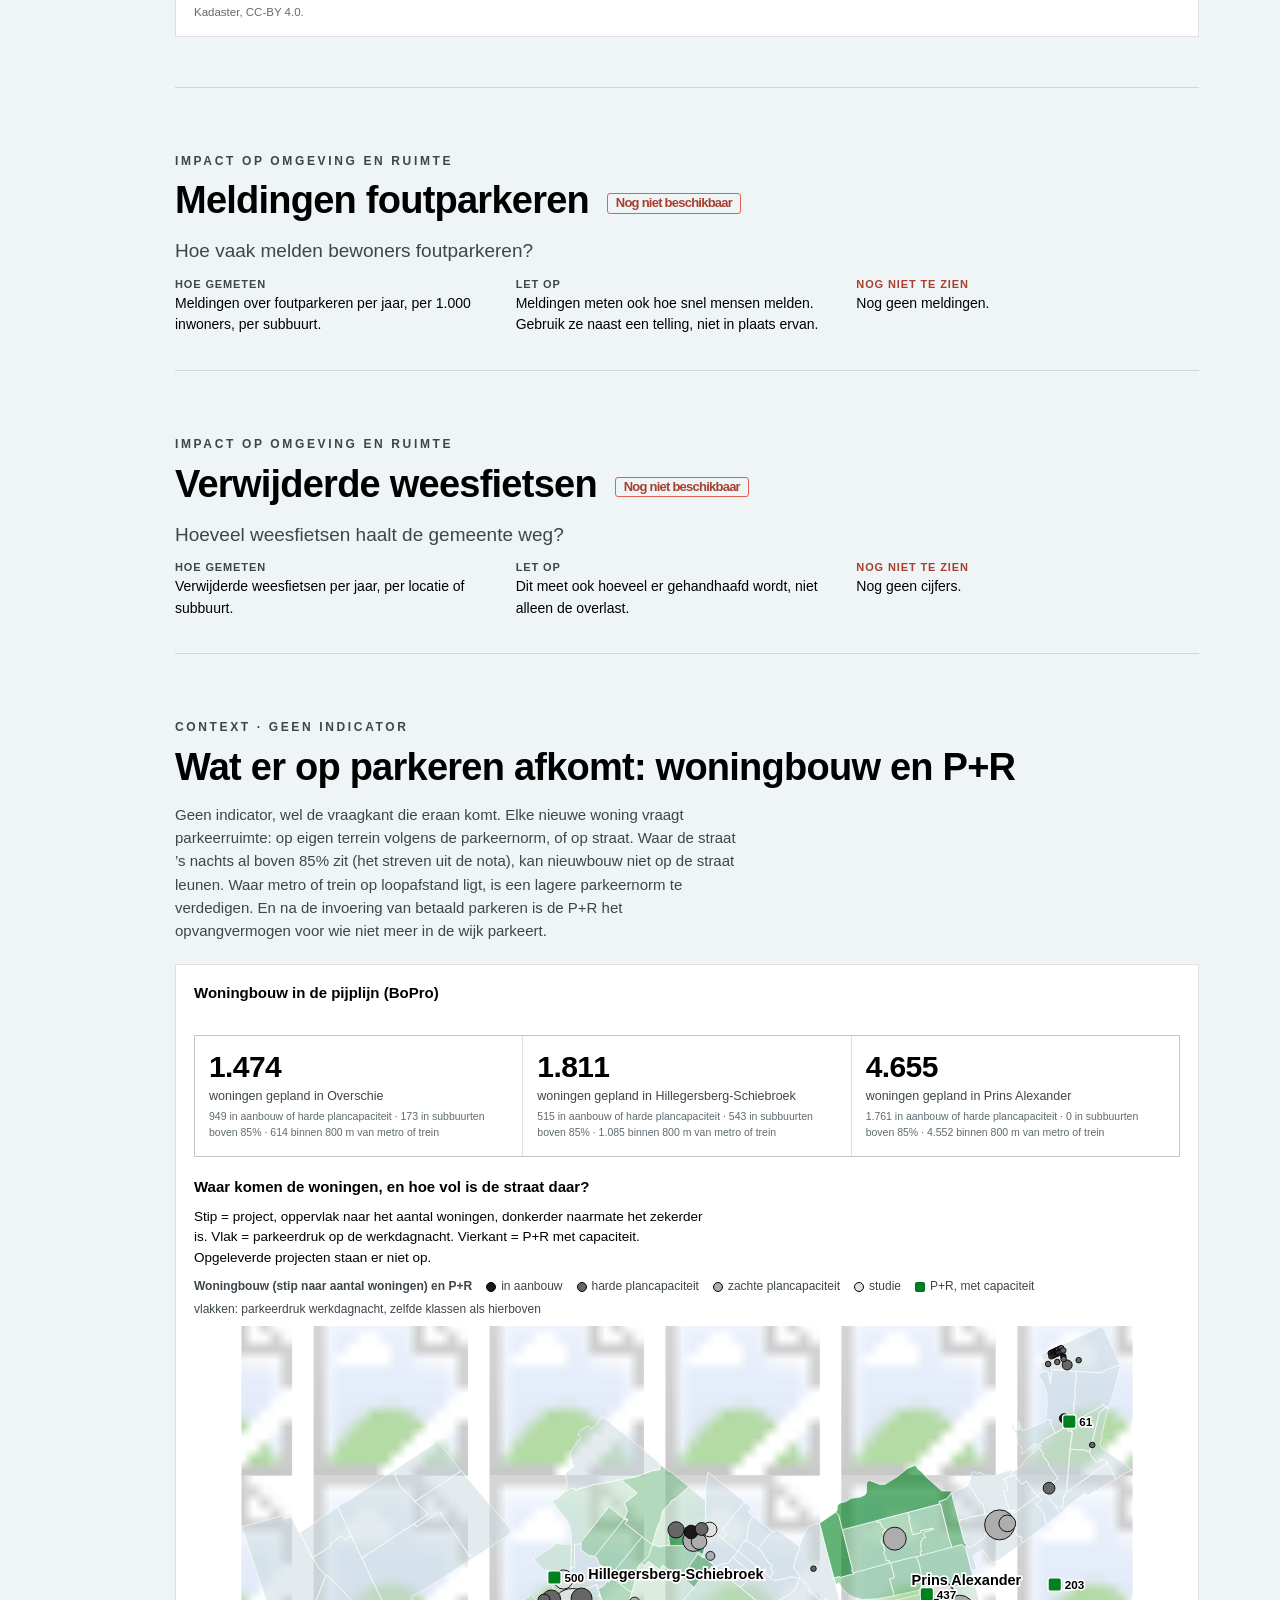
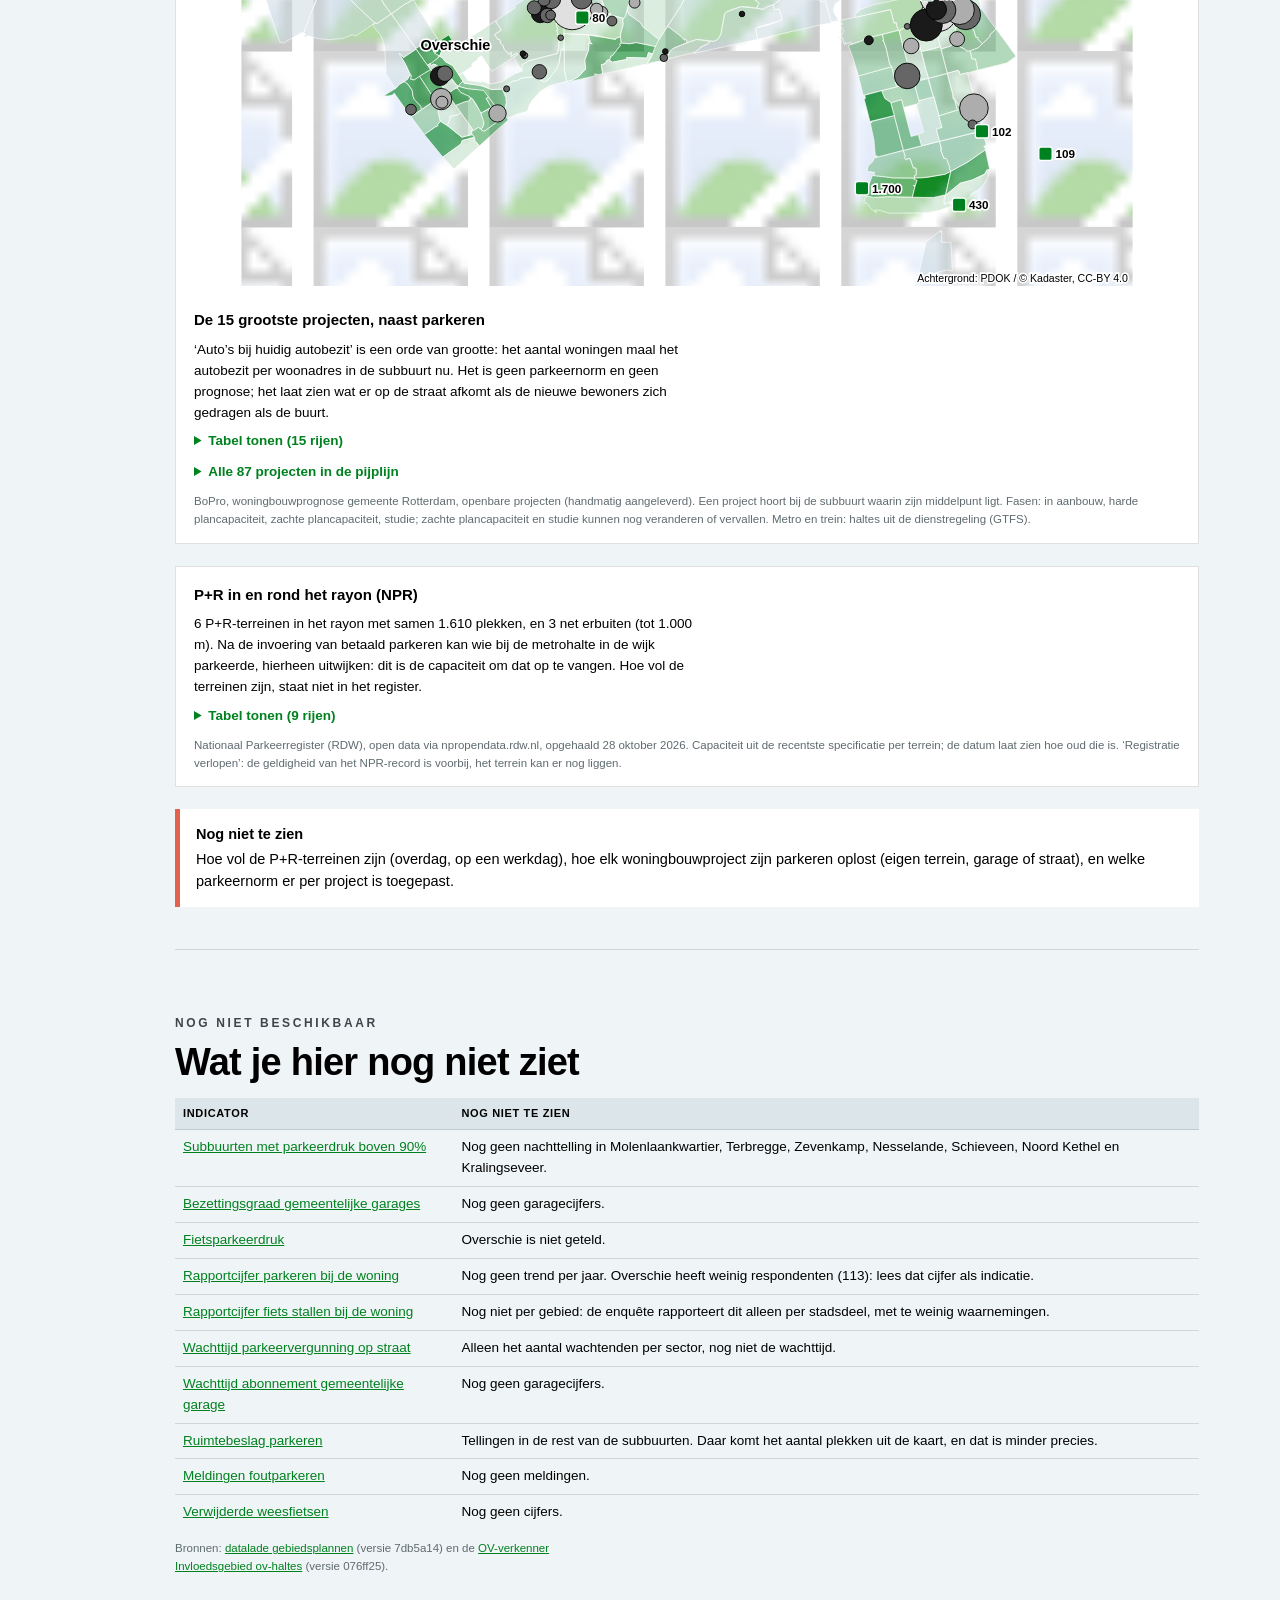
<file: parkeren.html>
<!DOCTYPE html>
<html lang="nl">
<head>
<meta charset="UTF-8">
<meta name="viewport" content="width=device-width, initial-scale=1">
<title>Parkeren · Noord buiten de Ring</title>
<link rel="stylesheet" href="css/basis.css">
</head>
<body data-thema="parkeren" data-pagina="parkeren" data-review-hint="Reageer onder elk blok.">

<div class="prototype" role="note"><p><strong>Prototype</strong>Nog niet gebruiken in stukken of besluitvorming: de cijfers zijn nog niet gevalideerd. Cijfers zonder normen of oordeel; onder elk blok staat de bron. Opmerkingen? <a href="?review=1">Zet de reviewmodus aan</a>.</p></div>

<header>
  <div class="hrow">
    <h3>Parkeren · Noord buiten de Ring</h3>
    <nav aria-label="Pagina's">
      <a href="index.html">← Overzicht</a><a href="parkeren.html" aria-current="page">Parkeren</a><a href="ov.html">OV</a><a href="fiets.html">Fiets</a><a href="#woningbouw">Woningbouw en P+R</a><a href="#nodig">Nog niet beschikbaar</a>
    </nav>
  </div>
</header>

<div class="spine" aria-hidden="true"></div>

<main id="inhoud"><section><div class="nodig"><b>Deze viewer wordt opgebouwd met JavaScript</b>Zie je deze tekst, dan zijn <code>js/thema.js</code> en de bestanden in <code>data/</code> niet geladen. Dat gebeurt als je dit HTML-bestand los opent, bijvoorbeeld als voorbeeldweergave of bijlage. Open de hele map, of de GitHub Pages-versie.</div></section></main>

<script src="data/indicatoren.js"></script>
<script src="data/datalade.js"></script>
<script src="data/parkeerdruk.js"></script>
<script src="data/rapportcijfer.js"></script>
<script src="data/ruimtebeslag.js"></script>
<script src="data/fietsparkeren.js"></script>
<script src="data/woningbouw.js"></script>
<script src="data/pr.js"></script>
<script src="js/thema.js"></script>
<script>
  // Reviewmodus alleen met ?review=1: voor een gewone bezoeker bestaat de laag niet.
  if (new URLSearchParams(location.search).get("review") === "1") {
    const s = document.createElement("script");
    s.src = "js/review.js";
    document.body.appendChild(s);
  }
</script>
</body>
</html>
</file>
<file: css/basis.css>
/* Gedeelde opmaak voor het overzicht en de themaviewers. */
/* Huisstijl gemeente Rotterdam: groen #00811F, donkergroen #1D7F34, rood #E3614D,
   achtergrond #EFF4F6, zwart en wit. Alleen licht. De tinten (--t-*) en grijzen zijn daarvan
   afgeleid; geel voor 'aandacht' is de enige toevoeging, want een status heeft drie kleuren nodig. */
:root{
  --asfalt:#000000; --asfalt-zacht:#3D464A; --beton:#EFF4F6; --beton-diep:#DCE6EA;
  --markering:#00811F; --schie:#00811F; --polder:#1D7F34; --wit:#FFFFFF; --rood:#E3614D;
  /* #E3614D haalt op wit 3,5:1; voor kleine tekst een donkerder variant van hetzelfde rood. */
  --rood-tekst:#A8402F;
  --grid:rgba(0,0,0,.12); --stil:#5F6B70;
  --t-rood:#FBE2DE; --t-aandacht:#FCEFC7; --t-ok:#DDEFE1; --t-geen:#E3E9EC;
  color-scheme:light;
}
*{margin:0;padding:0;box-sizing:border-box}
html{scroll-behavior:smooth;scroll-padding-top:110px}
body{background:var(--beton);color:var(--asfalt);font-family:"Helvetica Neue",Helvetica,Arial,sans-serif;
  font-size:16px;line-height:1.55;font-variant-numeric:tabular-nums}
button{font:inherit;color:inherit}
a{color:var(--schie)}
:focus-visible{outline:2px solid var(--schie);outline-offset:2px}

.prototype{background:var(--wit);color:var(--asfalt);font-size:13px;padding:8px 24px;border-bottom:1px solid var(--grid)}
.prototype p{max-width:1040px;margin:0 auto}
.prototype a{color:inherit;font-weight:700}
.prototype strong{text-transform:uppercase;letter-spacing:.08em;margin-right:6px;color:var(--rood-tekst)}

header{position:sticky;top:0;z-index:20;background:var(--schie);color:#fff;padding:10px 24px}
.hrow{max-width:1150px;margin:0 auto;display:flex;gap:14px;align-items:center;flex-wrap:wrap}
.hrow h3{font-size:15px;margin-right:8px}
nav{display:flex;gap:2px;flex:1;overflow-x:auto;scrollbar-width:none}
nav a{color:inherit;text-decoration:none;font-size:13px;padding:4px 9px;border-radius:3px;white-space:nowrap;opacity:.85}
nav a:hover{background:#fff;color:var(--schie);opacity:1}
.schakel{display:inline-flex;align-items:center;gap:10px;cursor:pointer;font-weight:700;font-size:13px;background:none;border:0;color:inherit}
.schakel .baan{width:44px;height:22px;border-radius:11px;background:rgba(0,0,0,.3);position:relative;transition:background .2s}
.schakel .baan::after{content:"";position:absolute;left:3px;top:3px;width:16px;height:16px;border-radius:50%;background:#fff;transition:left .2s}
.schakel[aria-checked="true"] .baan{background:#fff}
.schakel[aria-checked="true"] .baan::after{background:var(--schie)}
.schakel[aria-checked="true"] .baan::after{left:25px}
@media (prefers-reduced-motion: reduce){.schakel .baan,.schakel .baan::after{transition:none}html{scroll-behavior:auto}}

.spine{position:fixed;left:34px;top:0;bottom:0;width:6px;opacity:.85;z-index:1;
  background:repeating-linear-gradient(to bottom,var(--markering) 0 42px,transparent 42px 70px)}
@media(max-width:900px){.spine{display:none}}
main{max-width:1040px;margin:0 auto;padding:0 16px 120px;position:relative;z-index:3}
@media(min-width:901px){main{padding-left:110px;max-width:1150px}}
section{padding:64px 0 28px;border-bottom:1px solid var(--grid)}
.eyebrow{font-size:12px;font-weight:700;letter-spacing:.22em;text-transform:uppercase;color:var(--asfalt-zacht);margin-bottom:10px}
h1{font-size:clamp(40px,7vw,84px);font-weight:900;letter-spacing:-.035em;line-height:.95;text-transform:uppercase}
h1 .accent{color:transparent;-webkit-text-stroke:2px var(--asfalt)}
h2{font-size:clamp(26px,4vw,38px);font-weight:800;letter-spacing:-.02em;margin-bottom:14px;line-height:1.1}
p{max-width:68ch}
p.lead{font-size:19px;max-width:62ch;color:var(--asfalt-zacht);margin-top:18px}

.strip{display:grid;grid-template-columns:repeat(auto-fit,minmax(150px,1fr));gap:1px;background:var(--grid);border:1px solid var(--grid);margin:30px 0 6px}
.strip .cell{background:var(--wit);padding:16px 14px}
.cell .num{font-size:30px;font-weight:900;letter-spacing:-.02em;line-height:1}
.cell .lbl{font-size:12.5px;color:var(--asfalt-zacht);margin-top:6px;line-height:1.3}
.cell .src{font-size:10.5px;color:var(--stil);margin-top:4px}
.cell.rood .num{color:var(--rood-tekst)}
.knel{background:var(--wit);border-left:5px solid var(--markering);padding:14px 16px;margin:14px 0;font-size:14.5px}

.box{background:var(--wit);border:1px solid var(--grid);padding:16px 18px 14px;margin:22px 0}
.box h4{font-size:15px;font-weight:700;margin-bottom:8px}
.foot{font-size:11.5px;color:var(--stil);margin-top:10px}
.scroll{overflow-x:auto}

table.agenda{width:100%;border-collapse:collapse;font-size:14px;min-width:700px;table-layout:fixed}
table.agenda th{text-align:left;padding:9px 10px;background:var(--beton-diep);font-size:11.5px;text-transform:uppercase;letter-spacing:.08em}
table.agenda td{padding:9px 10px;border-top:1px solid var(--grid);vertical-align:top;overflow-wrap:anywhere}
table.agenda .getal{text-align:right}
tr.groep th{background:transparent;border-top:2px solid var(--asfalt);padding-top:14px;color:var(--asfalt-zacht)}
tr.ind{cursor:pointer}
tr.ind:hover td{background:var(--beton)}
tr.ind td:first-child{font-weight:600}
tr.ind td:first-child::before{content:"▸";display:inline-block;width:14px;color:var(--stil);transition:transform .15s}
tr.ind.open td:first-child::before{transform:rotate(90deg)}
.w{font-size:17px;font-weight:700}
.e,.toel{font-size:12px;color:var(--stil);font-weight:400}
.getal .oordeel{margin-top:4px}
.ntype{font-size:11.5px;color:var(--asfalt-zacht)}
.nwaarde{font-size:12.5px}

tr.kaart td{background:var(--beton);padding:0}
.ikaart{display:grid;grid-template-columns:repeat(auto-fit,minmax(220px,1fr));gap:1px;background:var(--grid);border-left:5px solid var(--markering)}
.ikaart div{background:var(--beton);padding:10px 14px;font-size:13px}
.ikaart dt{font-size:11px;text-transform:uppercase;letter-spacing:.08em;color:var(--asfalt-zacht);font-weight:700}
.ikaart .filter{background:var(--t-aandacht)}
.ikaart .filter.leeg{background:var(--t-rood)}

.oordeel{display:inline-flex;align-items:center;gap:6px;font-size:12px;font-weight:700;padding:2px 8px;border-radius:3px;white-space:nowrap}
.o-rood{background:var(--t-rood);color:var(--rood-tekst)}
.o-aandacht{background:var(--t-aandacht)}
.o-ok{background:var(--t-ok);color:var(--polder)}
.o-geen{background:var(--t-geen);color:var(--asfalt-zacht);font-weight:600}
.o-leeg{background:transparent;color:var(--rood-tekst);border:1px solid var(--t-rood)}

.legenda,.vragen{display:grid;grid-template-columns:repeat(auto-fit,minmax(220px,1fr));gap:12px;margin:22px 0}
.legenda .lk{background:var(--wit);border:1px solid var(--grid);border-top:5px solid var(--c);padding:14px 16px}
.legenda .lk b,.vraag b{display:block;font-size:15px;margin-bottom:4px}
.legenda .lk p,.vraag p{font-size:13px;color:var(--asfalt-zacht)}
.chips{display:flex;flex-wrap:wrap;gap:10px}
.vraag{border:2px dashed var(--grid);padding:16px}

/* ---------- themaviewers ---------- */
.o-ja{background:var(--t-ok);color:var(--polder)}
.o-deels{background:var(--t-aandacht)}
.o-nee{background:transparent;color:var(--rood-tekst);border:1px solid var(--rood)}
.bron-echt{font-size:10.5px;color:var(--schie);font-weight:700;letter-spacing:.04em;text-transform:uppercase}
section h2 .oordeel{vertical-align:middle;margin-left:8px;font-size:13px}
.def{color:var(--asfalt-zacht);font-size:15px}
.nodig{background:var(--wit);border-left:5px solid var(--rood);padding:14px 16px;margin:14px 0;font-size:14.5px}
.nodig b{display:block;margin-bottom:2px}
table.data{width:100%;border-collapse:collapse;font-size:13.5px}
table.data th{text-align:left;padding:7px 8px;background:var(--beton-diep);font-size:11px;text-transform:uppercase;letter-spacing:.06em}
table.data td{padding:7px 8px;border-top:1px solid var(--grid);vertical-align:top}
table.data .getal{text-align:right;white-space:nowrap}
.staaf{display:inline-block;height:8px;border-radius:0 4px 4px 0;background:var(--schie);vertical-align:middle;margin-right:6px}
.kaart-svg{width:100%;height:auto;display:block;max-height:560px}
/* Doorschijnend, zodat de PDOK-ondergrond (straten, water) door de vlakken heen te lezen is. */
.kaart-svg path{stroke:var(--wit);stroke-width:.6;fill-opacity:.78}
.kaart-svg path:hover{stroke:var(--asfalt);stroke-width:1.6}
.kaart-svg text{font-size:13px;font-weight:800;fill:var(--asfalt);paint-order:stroke;stroke:var(--wit);stroke-width:3px;pointer-events:none}
.legenda-rij{display:flex;flex-wrap:wrap;gap:4px 14px;font-size:12px;color:var(--asfalt-zacht);margin:8px 0}
.legenda-rij i{display:inline-block;width:14px;height:10px;margin-right:5px;vertical-align:middle;border:1px solid var(--grid)}
.uren{display:grid;gap:14px}
.uren svg{width:100%;height:auto;display:block}
.uren .rij b{font-size:13px}
details{margin-top:10px;font-size:13.5px}
details summary{cursor:pointer;font-weight:700;color:var(--schie)}
nav a[aria-current]{background:#fff;color:var(--schie);opacity:1}

/* ---------- normschuifjes ---------- */
.normen{display:flex;flex-wrap:wrap;gap:10px 22px;align-items:center;background:var(--beton);border:1px solid var(--grid);padding:12px 14px;margin:6px 0 14px;font-size:13.5px}
.normen label{display:flex;flex-wrap:wrap;gap:4px 10px;align-items:center}
.normen input[type=range]{width:220px;max-width:100%;accent-color:var(--schie)}
.knoppen{display:inline-flex;flex-wrap:wrap;border:1px solid var(--grid);border-radius:3px;overflow:hidden}
.knoppen button{background:var(--wit);border:0;border-right:1px solid var(--grid);padding:5px 10px;cursor:pointer;font-size:12.5px}
.knoppen button:last-child{border-right:0}
.knoppen button[aria-pressed="true"]{background:var(--schie);color:#fff}
.normen .terug{background:var(--wit);border:1px solid var(--grid);border-radius:3px;padding:4px 9px;cursor:pointer;font-size:12.5px}
.ijk{flex-basis:100%;font-size:12px;color:var(--asfalt-zacht)}
details.tabel-in{margin-top:8px}

/* ---------- kaart en tabel gekoppeld ---------- */
.kaart-svg [data-koppel]{cursor:pointer}
.kaart-svg .omlijning{fill:none;stroke:var(--asfalt);stroke-width:2.8;pointer-events:none;stroke-linejoin:round}
tr[data-koppel]{cursor:pointer}
tr.uitgelicht td{background:var(--t-aandacht)}
.kaartlabel{position:fixed;z-index:50;pointer-events:none;background:var(--wit);border:1px solid var(--grid);box-shadow:0 2px 8px rgba(0,0,0,.18);padding:6px 9px;font-size:12.5px;line-height:1.35;max-width:320px}
.kaartlabel b{display:block;font-size:13px}

/* ---------- uitleg per indicator ---------- */
p.kernvraag{font-size:19px;max-width:62ch;color:var(--asfalt-zacht);margin-bottom:10px}
dl.uitleg{display:grid;grid-template-columns:repeat(auto-fit,minmax(240px,1fr));gap:10px 22px;margin:8px 0 6px;font-size:14px;max-width:1000px}
dl.uitleg dt{font-size:11px;text-transform:uppercase;letter-spacing:.08em;color:var(--asfalt-zacht);font-weight:700}
dl.uitleg .mist dt{color:var(--rood-tekst)}
ol.inhoudsopgave{list-style:none;margin:22px 0 0;display:grid;grid-template-columns:repeat(auto-fit,minmax(280px,1fr));gap:8px 22px}
ol.inhoudsopgave li{background:var(--wit);border:1px solid var(--grid);padding:9px 12px;font-size:14px}
ol.inhoudsopgave li a{font-weight:700;text-decoration:none}
ol.inhoudsopgave .tocvraag{display:block;color:var(--asfalt-zacht);font-size:13px;margin-top:2px}
ol.inhoudsopgave .oordeel{font-size:11px;margin-left:4px}

/* ---------- OV-kaartlagen: loopgebieden, lijnen, haltes per soort ---------- */
/* De groep is doorschijnend, niet elk vlak: overlappende loopgebieden worden niet donkerder. */
.kaart-svg .zones{display:none;opacity:.55;pointer-events:none}
.kaart-svg.laag-loop .zones{display:inline}
.kaart-svg .zones path{fill:var(--schie);fill-opacity:1;stroke:none}
.kaart-svg .uit{display:none}
.kaart-svg.laag-loop path[data-buurt]{fill:var(--wit);fill-opacity:.15;stroke:var(--asfalt-zacht);stroke-width:.8}
.kaart-svg path.lijn{fill:none;fill-opacity:1;stroke-linecap:round;stroke-linejoin:round;pointer-events:stroke;cursor:pointer}
.kaart-svg path.lijn.tang{stroke:var(--asfalt);stroke-width:2.4}
.kaart-svg path.lijn.radiaal{stroke:var(--asfalt-zacht);stroke-width:1.5;stroke-dasharray:5 3;opacity:.8}
.kaart-svg path.lijn:hover{stroke:var(--asfalt);stroke-width:4}
.kaart-svg path.lijn.gedimd{opacity:.1}
.kaart-svg path.centrum{fill:url(#centrum-arcering);fill-opacity:.7;stroke:var(--asfalt-zacht);stroke-width:1;pointer-events:none}
.kaart-svg circle.modus{stroke:var(--asfalt);stroke-width:.8}
.kaart-svg path.zone{fill:var(--schie);fill-opacity:.45;stroke:var(--schie);stroke-width:1}
.kaart-svg .cirkel{fill:none;stroke:var(--asfalt);stroke-width:1.5;stroke-dasharray:5 4}
.legenda-rij i.rond{border-radius:50%;width:10px;height:10px;border-color:var(--asfalt)}
.legenda-rij i.streep{height:0;width:24px;border:0;border-top:2.5px solid var(--asfalt)}
.legenda-rij i.streep.stippel{border-top:1.5px dashed var(--asfalt-zacht)}
.legenda-rij i.arcering{background:repeating-linear-gradient(45deg,var(--stil) 0 1.4px,var(--wit) 1.4px 6px)}
.knoppen.laag{margin:4px 0 2px}
/* ---------- fietskaarten: netwerkkaart per niveau, ontbrekende schakels ---------- */
.kaart-svg path.fnet{fill:none;fill-opacity:1;stroke-linecap:round;stroke-linejoin:round;pointer-events:none}
.kaart-svg path.fnet.fiets_primary{stroke:var(--asfalt);stroke-width:2.4}
.kaart-svg path.fnet.fiets_secondary{stroke:var(--asfalt-zacht);stroke-width:1.5}
.kaart-svg path.fnet.fiets_tertiary{stroke:var(--stil);stroke-width:.9}
.kaart-svg path.schakel{fill:none;fill-opacity:1;stroke:var(--rood);stroke-width:4;stroke-dasharray:6 3;stroke-linecap:butt;pointer-events:stroke;cursor:pointer}
.kaart-svg path.schakel:hover{stroke:var(--rood);stroke-width:6}
.kaart-svg path.maas{stroke:var(--wit);stroke-width:.5;fill-opacity:.8}
.legenda-rij i.streep.fiets_primary{border-top:2.4px solid var(--asfalt)}
.legenda-rij i.streep.fiets_secondary{border-top:1.5px solid var(--asfalt-zacht)}
.legenda-rij i.streep.fiets_tertiary{border-top:1px solid var(--stil)}
.legenda-rij i.streep.schakel{border-top:4px dashed var(--rood)}
/* Inzoomen: lijnen houden hun dikte op het scherm. Verticaal vegen blijft de pagina scrollen
   tot je ingezoomd bent; daarna verschuift een vinger de kaart. */
.zoomkader{position:relative}
.zoomknoppen{position:absolute;left:8px;bottom:8px;display:flex;gap:4px}
.zoomknoppen button{background:var(--wit);border:1px solid var(--asfalt-zacht);border-radius:3px;min-width:32px;height:32px;padding:0 9px;cursor:pointer;font:inherit;font-size:13px;font-weight:700}
.zoomknoppen button[data-zoom="2"],.zoomknoppen button[data-zoom="0.5"]{font-size:19px;line-height:1}
.zoomknoppen button:hover{background:var(--beton)}
.kaart-svg.zoombaar{touch-action:pan-y;cursor:grab}
.kaart-svg.zoombaar.ingezoomd{touch-action:none}
.kaart-svg.zoombaar :not(text){vector-effect:non-scaling-stroke}
/* display:flex van .legenda-rij gaat anders voor op het hidden-attribuut. */
.legenda-rij[hidden]{display:none}
.knoppen button:disabled{color:var(--stil);cursor:not-allowed;background:var(--beton)}
.uitleg-inzet{display:flex;flex-wrap:wrap;gap:12px 22px;align-items:center;margin:18px 0 6px}
.uitleg-inzet figure{flex:0 1 300px;margin:0;border:1px solid var(--grid)}
.uitleg-inzet p{flex:1 1 260px;font-size:14px;color:var(--asfalt-zacht)}

/* ---------- buurtkaart (OV) ---------- */
.buurtkiezer{display:flex;flex-wrap:wrap;gap:6px 14px;align-items:center;margin-top:20px}
.buurtkiezer label{font-weight:700;font-size:14px;display:flex;flex-wrap:wrap;gap:6px 10px;align-items:center}
.buurtkiezer select,.normen select{font:inherit;font-weight:400;font-size:13.5px;padding:5px 8px;border:1px solid var(--grid);border-radius:3px;background:var(--wit);width:100%;max-width:440px;min-width:0}
/* Een lange optie (een corridor van negen buslijnen) mag de pagina niet breder maken. */
.buurtkiezer label,.normen label:has(select){max-width:100%;min-width:0;flex:1 1 260px}
.buurtkaart{position:fixed;right:16px;bottom:16px;z-index:30;width:390px;max-width:calc(100vw - 32px);max-height:72vh;overflow:auto;
  background:var(--wit);border:1px solid var(--grid);border-top:5px solid var(--schie);box-shadow:0 6px 24px rgba(0,0,0,.2);padding:12px 14px 10px;font-size:13.5px}
.buurtkaart[hidden]{display:none}
.buurtkaart .bk-kop{display:flex;justify-content:space-between;gap:10px;align-items:flex-start}
.buurtkaart .eyebrow{margin-bottom:2px}
.buurtkaart h3{font-size:21px;line-height:1.15}
.buurtkaart .sluit{flex:none;background:var(--wit);border:1px solid var(--grid);border-radius:3px;width:30px;height:30px;cursor:pointer;font-size:19px;line-height:1}
.buurtkaart h4{font-size:13px;margin:12px 0 4px}
.buurtkaart table.data{font-size:12.5px;margin-top:8px}
.buurtkaart table.data td,.buurtkaart table.data th{padding:5px 6px}
.buurtkaart .bk-cijfers a{color:inherit;text-decoration:none}
.buurtkaart .bk-cijfers a:hover{text-decoration:underline}
.buurtkaart tr.dun td{color:var(--stil)}
.buurtkaart td .toel{display:block}
@media(max-width:600px){.buurtkaart{left:8px;right:8px;bottom:8px;width:auto;max-width:none;max-height:52vh}}
</file>
